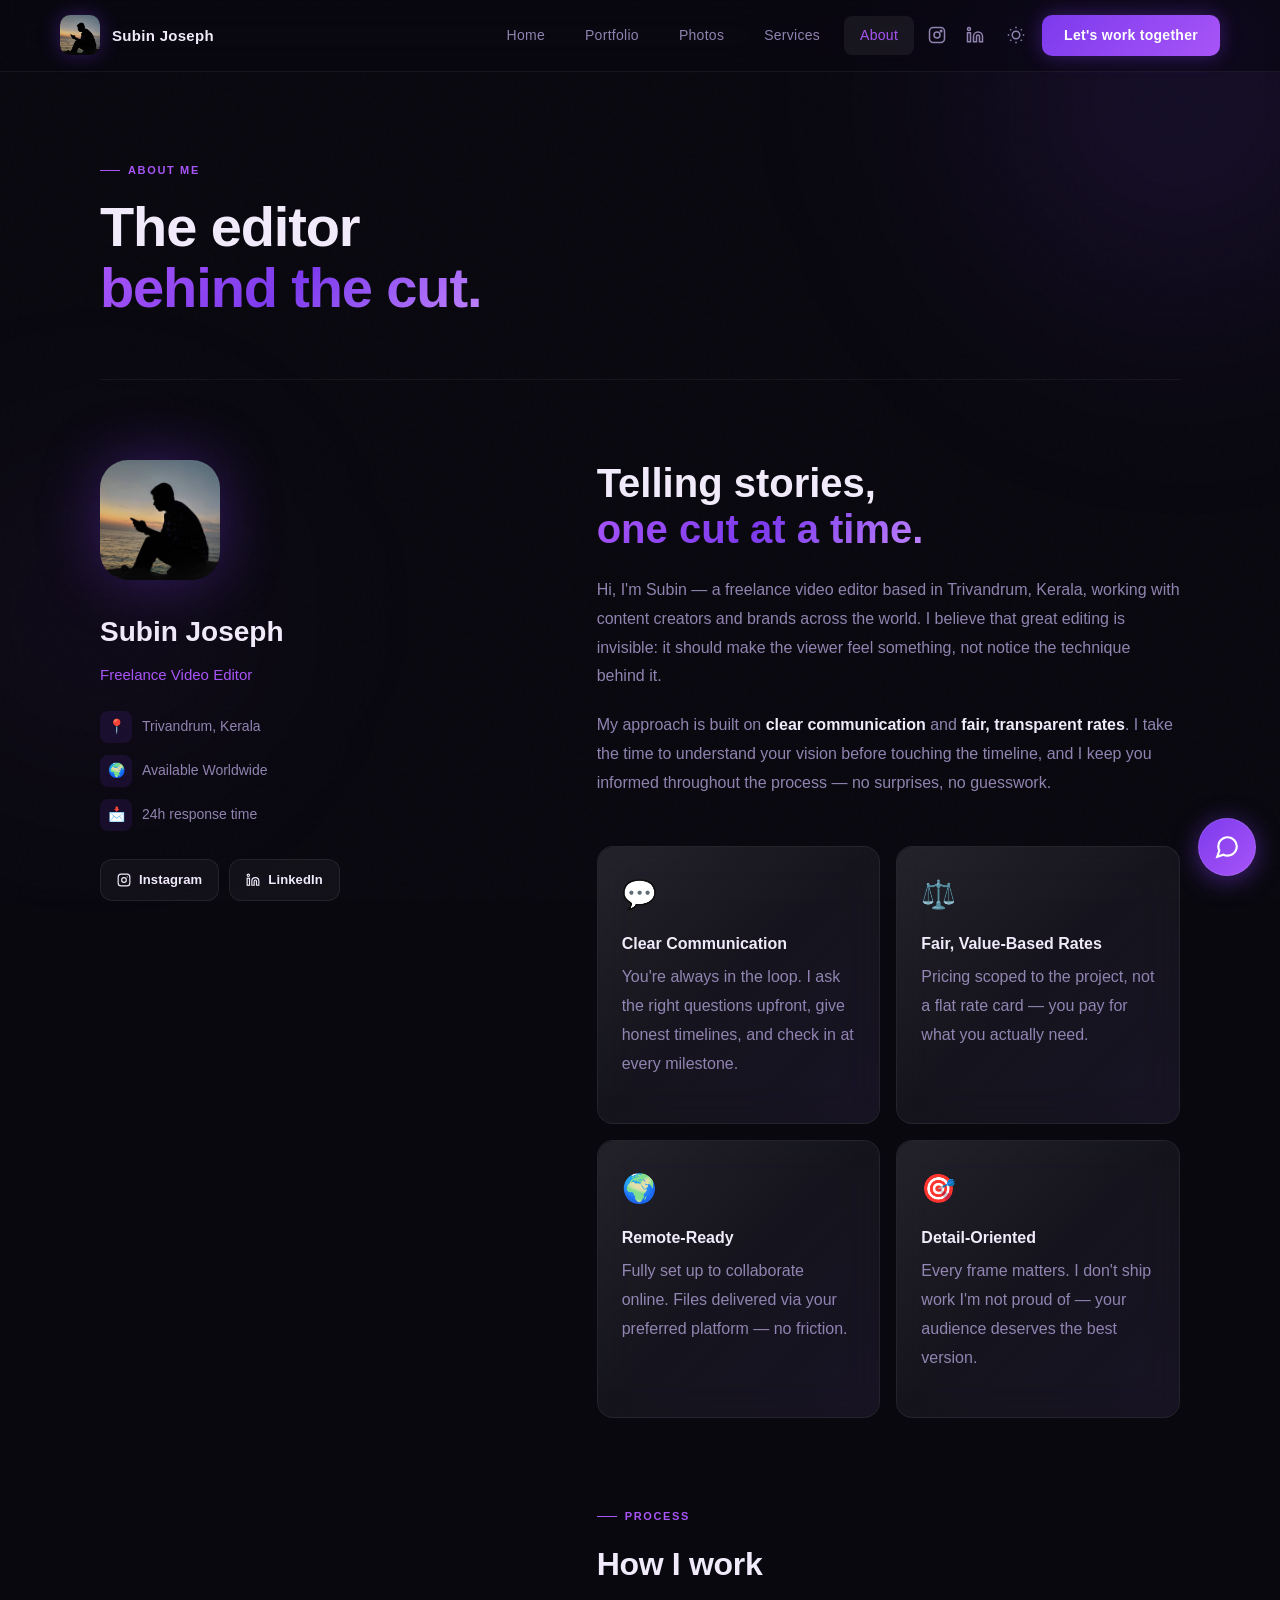
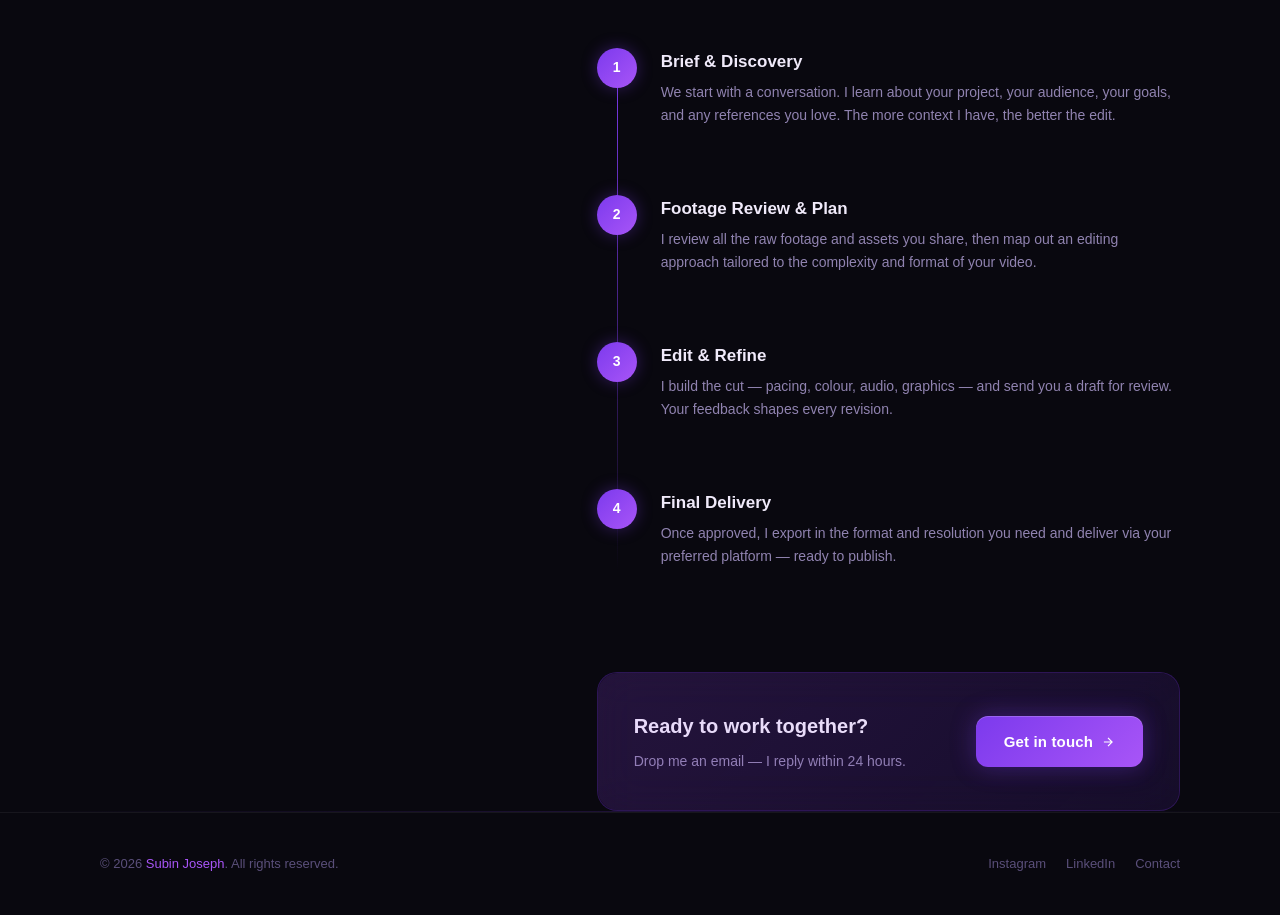
<file: pages/about.html>
<!DOCTYPE html>
<html lang="en">
<head>
<script>
  if (localStorage.getItem('theme') === 'light') document.documentElement.setAttribute('data-theme', 'light');
</script>
  <meta charset="UTF-8" />
  <meta name="viewport" content="width=device-width, initial-scale=1.0" />
  <meta name="description" content="About Subin Joseph — Freelance video editor based in Trivandrum, Kerala. Passionate about crafting videos that hold attention, tell stories, and deliver results." />
  <title>About — Subin Joseph</title>
  <link rel="stylesheet" href="../css/style.css" />
  <link rel="icon" href="data:image/svg+xml,<svg xmlns='http://www.w3.org/2000/svg' viewBox='0 0 100 100'><rect width='100' height='100' rx='20' fill='%237c3aed'/><text y='.9em' font-size='65' x='50%25' text-anchor='middle' font-family='system-ui' font-weight='900' fill='white'>SJ</text></svg>" />
</head>
<body>

<main class="page-main">
  <div class="container">

    <div class="page-hero">
      <div class="section-eyebrow fade-in">About me</div>
      <h1 class="display-lg fade-in fade-in-delay-1">
        The editor<br><span class="grad-text">behind the cut.</span>
      </h1>
    </div>

    <div class="about-grid">

      <!-- Sidebar -->
      <aside class="about-sidebar fade-in">
        <img src="../assets/profile.jpg" alt="Subin Joseph" class="about-monogram" style="object-fit:cover;">
        <div class="about-name">Subin Joseph</div>
        <div class="about-role">Freelance Video Editor</div>

        <div class="about-meta">
          <div class="about-meta-item">
            <div class="about-meta-icon">📍</div>
            Trivandrum, Kerala
          </div>
          <div class="about-meta-item">
            <div class="about-meta-icon">🌍</div>
            Available Worldwide
          </div>
          <div class="about-meta-item">
            <div class="about-meta-icon">📩</div>
            24h response time
          </div>
        </div>

        <div style="display:flex; gap:10px; flex-wrap:wrap;">
          <a href="https://instagram.com/bugwithabackpack" target="_blank" rel="noopener" class="btn btn-glass" style="font-size:13px; padding:9px 16px;">
            <svg width="14" height="14" viewBox="0 0 24 24" fill="none" stroke="currentColor" stroke-width="2"><rect x="2" y="2" width="20" height="20" rx="5" ry="5"/><circle cx="12" cy="12" r="4"/><circle cx="17.5" cy="6.5" r="1" fill="currentColor" stroke="none"/></svg>
            Instagram
          </a>
          <a href="https://linkedin.com/in/subin-joseph-2b9b70258" target="_blank" rel="noopener" class="btn btn-glass" style="font-size:13px; padding:9px 16px;">
            <svg width="14" height="14" viewBox="0 0 24 24" fill="none" stroke="currentColor" stroke-width="2"><path d="M16 8a6 6 0 0 1 6 6v7h-4v-7a2 2 0 0 0-2-2 2 2 0 0 0-2 2v7h-4v-7a6 6 0 0 1 6-6z"/><rect x="2" y="9" width="4" height="12"/><circle cx="4" cy="4" r="2"/></svg>
            LinkedIn
          </a>
        </div>
      </aside>

      <!-- Main content -->
      <div class="about-content">

        <div class="fade-in">
          <h2>Telling stories,<br><span class="grad-text">one cut at a time.</span></h2>
          <p>
            Hi, I'm Subin — a freelance video editor based in Trivandrum, Kerala, working with content creators and brands across the world. I believe that great editing is invisible: it should make the viewer feel something, not notice the technique behind it.
          </p>
          <p>
            My approach is built on <strong>clear communication</strong> and <strong>fair, transparent rates</strong>. I take the time to understand your vision before touching the timeline, and I keep you informed throughout the process — no surprises, no guesswork.
          </p>
        </div>

        <!-- Strengths -->
        <div class="strengths-grid" style="margin-top:48px;">
          <div class="strength-card glass fade-in">
            <div class="strength-icon">💬</div>
            <div class="strength-title">Clear Communication</div>
            <p class="strength-desc">You're always in the loop. I ask the right questions upfront, give honest timelines, and check in at every milestone.</p>
          </div>
          <div class="strength-card glass fade-in fade-in-delay-1">
            <div class="strength-icon">⚖️</div>
            <div class="strength-title">Fair, Value-Based Rates</div>
            <p class="strength-desc">Pricing scoped to the project, not a flat rate card — you pay for what you actually need.</p>
          </div>
          <div class="strength-card glass fade-in fade-in-delay-2">
            <div class="strength-icon">🌍</div>
            <div class="strength-title">Remote-Ready</div>
            <p class="strength-desc">Fully set up to collaborate online. Files delivered via your preferred platform — no friction.</p>
          </div>
          <div class="strength-card glass fade-in fade-in-delay-3">
            <div class="strength-icon">🎯</div>
            <div class="strength-title">Detail-Oriented</div>
            <p class="strength-desc">Every frame matters. I don't ship work I'm not proud of — your audience deserves the best version.</p>
          </div>
        </div>

        <!-- How I work -->
        <div class="workflow-section fade-in">
          <div class="section-eyebrow" style="margin-bottom:20px;">Process</div>
          <h3 class="display-md" style="margin-bottom:40px;">How I work</h3>

          <div class="workflow-steps">
            <div class="workflow-step">
              <div class="workflow-num">1</div>
              <div class="workflow-body">
                <h4>Brief & Discovery</h4>
                <p>We start with a conversation. I learn about your project, your audience, your goals, and any references you love. The more context I have, the better the edit.</p>
              </div>
            </div>
            <div class="workflow-step">
              <div class="workflow-num">2</div>
              <div class="workflow-body">
                <h4>Footage Review & Plan</h4>
                <p>I review all the raw footage and assets you share, then map out an editing approach tailored to the complexity and format of your video.</p>
              </div>
            </div>
            <div class="workflow-step">
              <div class="workflow-num">3</div>
              <div class="workflow-body">
                <h4>Edit & Refine</h4>
                <p>I build the cut — pacing, colour, audio, graphics — and send you a draft for review. Your feedback shapes every revision.</p>
              </div>
            </div>
            <div class="workflow-step">
              <div class="workflow-num">4</div>
              <div class="workflow-body">
                <h4>Final Delivery</h4>
                <p>Once approved, I export in the format and resolution you need and deliver via your preferred platform — ready to publish.</p>
              </div>
            </div>
          </div>
        </div>

        <!-- CTA -->
        <div class="glass-purple fade-in" style="padding:36px; border-radius:20px; margin-top:60px; display:flex; align-items:center; justify-content:space-between; gap:24px; flex-wrap:wrap;">
          <div>
            <h3 style="font-family:var(--font-display); font-size:20px; font-weight:700; margin-bottom:6px;">Ready to work together?</h3>
            <p style="font-size:14px; color:var(--text-muted); margin:0;">Drop me an email — I reply within 24 hours.</p>
          </div>
          <a href="contact.html" class="btn btn-primary">
            Get in touch
            <svg width="14" height="14" viewBox="0 0 24 24" fill="none" stroke="currentColor" stroke-width="2"><path d="M5 12h14M12 5l7 7-7 7"/></svg>
          </a>
        </div>

      </div>

      </div>
    </div>

</main>

<script src="../js/main.js"></script>
<script src="../js/chatbot.js"></script>
<script src="../js/layout.js"></script>

</body>
</html>
</file>
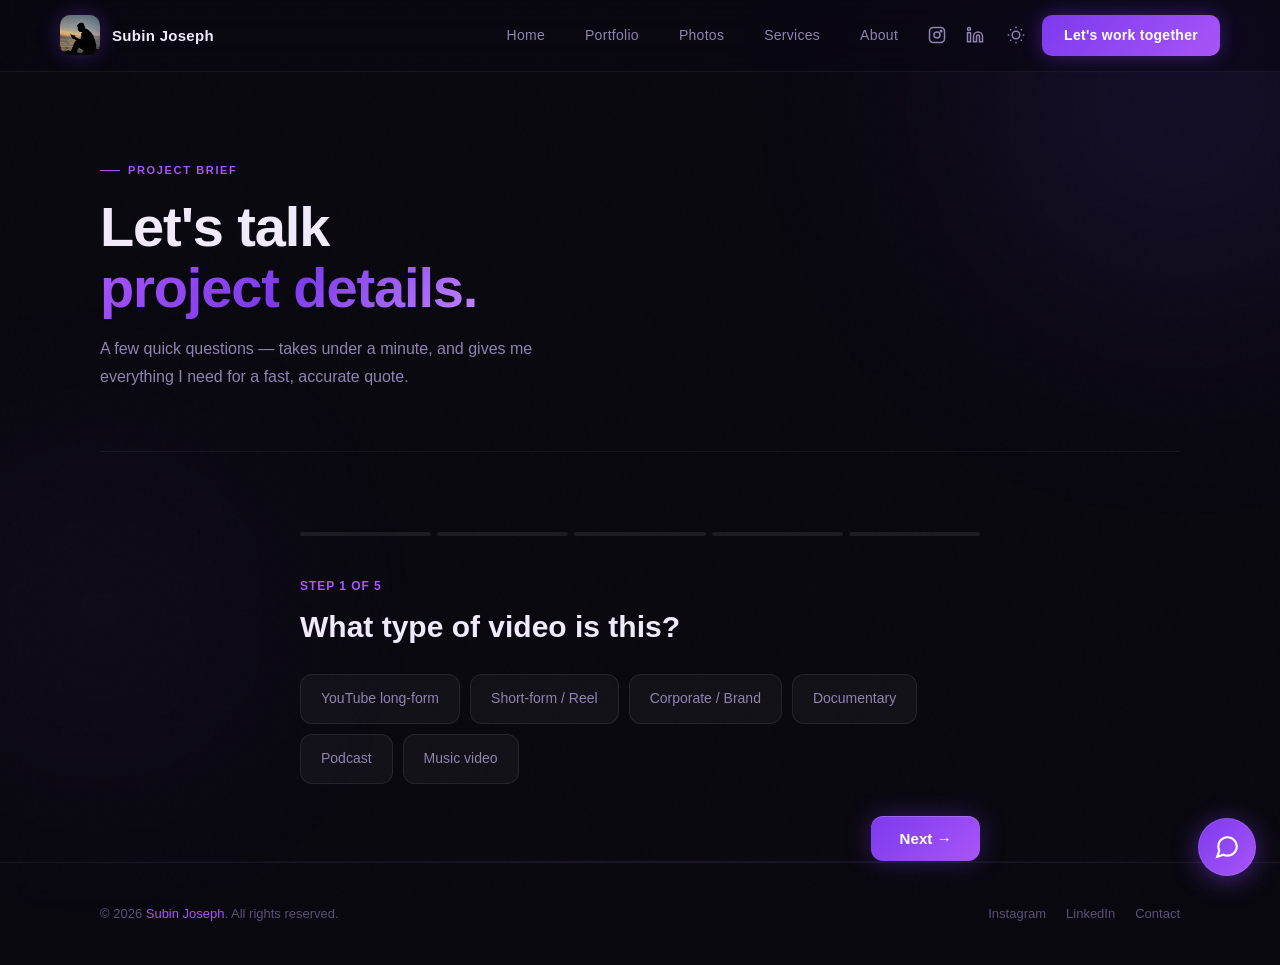
<file: pages/brief.html>
<!DOCTYPE html>
<html lang="en">
<head>
<script>
  if (localStorage.getItem('theme') === 'light') document.documentElement.setAttribute('data-theme', 'light');
</script>
  <meta charset="UTF-8" />
  <meta name="viewport" content="width=device-width, initial-scale=1.0" />
  <meta name="description" content="Tell Subin Joseph about your video project — a quick guided form that generates a clean brief for your first email." />
  <title>Project Brief — Subin Joseph</title>
  <link rel="stylesheet" href="../css/style.css" />
  <link rel="icon" href="data:image/svg+xml,<svg xmlns='http://www.w3.org/2000/svg' viewBox='0 0 100 100'><rect width='100' height='100' rx='20' fill='%237c3aed'/><text y='.9em' font-size='65' x='50%25' text-anchor='middle' font-family='system-ui' font-weight='900' fill='white'>SJ</text></svg>" />
  <style>
    .brief-wrap { max-width: 680px; margin: 0 auto; }

    .brief-step { display: none; }
    .brief-step.active { display: block; }

    .brief-progress {
      display: flex;
      gap: 6px;
      margin-bottom: 40px;
    }
    .brief-progress-dot {
      flex: 1;
      height: 4px;
      border-radius: 4px;
      background: rgba(255,255,255,0.08);
      transition: background 0.3s;
    }
    .brief-progress-dot.done { background: var(--purple-light); }

    .brief-q-label {
      font-size: 12px;
      font-weight: 600;
      letter-spacing: 0.08em;
      text-transform: uppercase;
      color: var(--purple-light);
      margin-bottom: 12px;
    }
    .brief-q-title {
      font-family: var(--font-display);
      font-size: clamp(22px, 4vw, 30px);
      font-weight: 700;
      margin-bottom: 28px;
      line-height: 1.25;
    }

    .brief-options {
      display: flex;
      flex-wrap: wrap;
      gap: 10px;
      margin-bottom: 32px;
    }
    .brief-option {
      padding: 12px 20px;
      border-radius: 12px;
      background: rgba(255,255,255,0.04);
      border: 1px solid rgba(255,255,255,0.08);
      font-size: 14px;
      font-weight: 500;
      color: var(--text-muted);
      cursor: pointer;
      transition: all 0.2s;
    }
    .brief-option:hover { background: rgba(255,255,255,0.08); }
    .brief-option.selected {
      background: rgba(124,58,237,0.18);
      border-color: rgba(124,58,237,0.4);
      color: var(--purple-light);
    }

    .brief-textarea, .brief-text-input {
      width: 100%;
      background: rgba(255,255,255,0.04);
      border: 1px solid rgba(255,255,255,0.08);
      border-radius: 14px;
      padding: 16px;
      font-size: 15px;
      color: var(--text);
      font-family: inherit;
      margin-bottom: 32px;
      resize: vertical;
    }
    .brief-textarea:focus, .brief-text-input:focus { outline: none; border-color: rgba(124,58,237,0.4); }
    .brief-textarea::placeholder, .brief-text-input::placeholder { color: var(--text-dim); }

    .brief-nav {
      display: flex;
      justify-content: space-between;
      gap: 12px;
    }

    .brief-summary-card {
      padding: 28px;
      border-radius: 20px;
      margin-bottom: 24px;
    }
    .brief-summary-row {
      display: flex;
      gap: 14px;
      padding: 12px 0;
      border-bottom: 1px solid rgba(255,255,255,0.06);
    }
    .brief-summary-row:last-child { border-bottom: none; }
    .brief-summary-label {
      font-size: 12px;
      font-weight: 600;
      color: var(--text-dim);
      min-width: 110px;
      flex-shrink: 0;
      text-transform: uppercase;
      letter-spacing: 0.05em;
      padding-top: 2px;
    }
    .brief-summary-value {
      font-size: 14px;
      color: var(--text);
      line-height: 1.6;
    }

    .brief-copy-box {
      background: rgba(255,255,255,0.03);
      border: 1px solid rgba(255,255,255,0.08);
      border-radius: 14px;
      padding: 18px;
      font-size: 13px;
      color: var(--text-muted);
      white-space: pre-wrap;
      font-family: 'Courier New', monospace;
      line-height: 1.7;
      margin-bottom: 20px;
      max-height: 260px;
      overflow-y: auto;
    }
  </style>
</head>
<body>

<main class="page-main">
  <div class="container">
    <div class="page-hero">
      <div class="section-eyebrow fade-in">Project brief</div>
      <h1 class="display-lg fade-in fade-in-delay-1">
        Let's talk<br><span class="grad-text">project details.</span>
      </h1>
      <p class="text-muted fade-in fade-in-delay-2" style="margin-top:16px; max-width:480px; font-size:16px; line-height:1.75;">
        A few quick questions — takes under a minute, and gives me everything I need for a fast, accurate quote.
      </p>
    </div>

    <div class="brief-wrap fade-in fade-in-delay-2">

      <div class="brief-progress" id="briefProgress"></div>

      <!-- Step 1: Project type -->
      <div class="brief-step active" data-step="0">
        <div class="brief-q-label">Step 1 of 5</div>
        <div class="brief-q-title">What type of video is this?</div>
        <div class="brief-options" data-field="type">
          <div class="brief-option">YouTube long-form</div>
          <div class="brief-option">Short-form / Reel</div>
          <div class="brief-option">Corporate / Brand</div>
          <div class="brief-option">Documentary</div>
          <div class="brief-option">Podcast</div>
          <div class="brief-option">Music video</div>
        </div>
      </div>

      <!-- Step 2: Footage -->
      <div class="brief-step" data-step="1">
        <div class="brief-q-label">Step 2 of 5</div>
        <div class="brief-q-title">Tell me about the footage.</div>
        <textarea class="brief-textarea" data-field="footage" rows="4" placeholder="e.g. About 45 minutes of raw 4K footage, shot on iPhone, one location..."></textarea>
      </div>

      <!-- Step 3: Deadline -->
      <div class="brief-step" data-step="2">
        <div class="brief-q-label">Step 3 of 5</div>
        <div class="brief-q-title">What's your timeline?</div>
        <div class="brief-options" data-field="deadline">
          <div class="brief-option">ASAP / within a few days</div>
          <div class="brief-option">Within 1-2 weeks</div>
          <div class="brief-option">Flexible / no rush</div>
          <div class="brief-option">Specific date</div>
        </div>
        <textarea class="brief-textarea" data-field="deadline_note" rows="2" placeholder="Optional: specific date or extra detail"></textarea>
      </div>

      <!-- Step 4: References -->
      <div class="brief-step" data-step="3">
        <div class="brief-q-label">Step 4 of 5</div>
        <div class="brief-q-title">Any style references?</div>
        <textarea class="brief-textarea" data-field="references" rows="4" placeholder="e.g. Link to a video you love the pacing of, or 'fast cuts like MrBeast'..."></textarea>
      </div>

      <!-- Step 5: Delivery -->
      <div class="brief-step" data-step="4">
        <div class="brief-q-label">Step 5 of 5</div>
        <div class="brief-q-title">How will you share footage, and how should I reach you?</div>
        <div class="brief-options" data-field="delivery">
          <div class="brief-option">Google Drive</div>
          <div class="brief-option">WeTransfer</div>
          <div class="brief-option">Dropbox</div>
          <div class="brief-option">Not decided yet</div>
        </div>
        <input type="text" class="brief-text-input" data-field="contact_name" placeholder="Your name">
        <input type="text" class="brief-text-input" data-field="contact_email" placeholder="Your email (so I can reply)">
      </div>

      <!-- Summary -->
      <div class="brief-step" data-step="5">
        <div class="brief-q-label">All set</div>
        <div class="brief-q-title">Here's your brief.</div>

        <div class="brief-summary-card glass" id="briefSummaryCard"></div>

        <div class="brief-q-label" style="margin-top:32px;">Copy this for your email</div>
        <div class="brief-copy-box" id="briefCopyText"></div>

        <div style="display:flex; gap:12px; flex-wrap:wrap;">
          <button class="btn btn-primary" id="briefCopyBtn">
            📋 Copy brief
          </button>
          <a href="#" class="btn btn-glass" id="briefMailtoBtn">
            ✉️ Open in email
          </a>
        </div>
      </div>

      <div class="brief-nav fade-in" id="briefNav">
        <button class="btn btn-glass" id="briefBackBtn" style="visibility:hidden;">← Back</button>
        <button class="btn btn-primary" id="briefNextBtn">Next →</button>
      </div>

    </div>
  </div>
</main>

<script src="../js/main.js"></script>
<script src="../js/chatbot.js"></script>
<script src="../js/brief.js"></script>
<script src="../js/layout.js"></script>
</body>
</html>
</file>
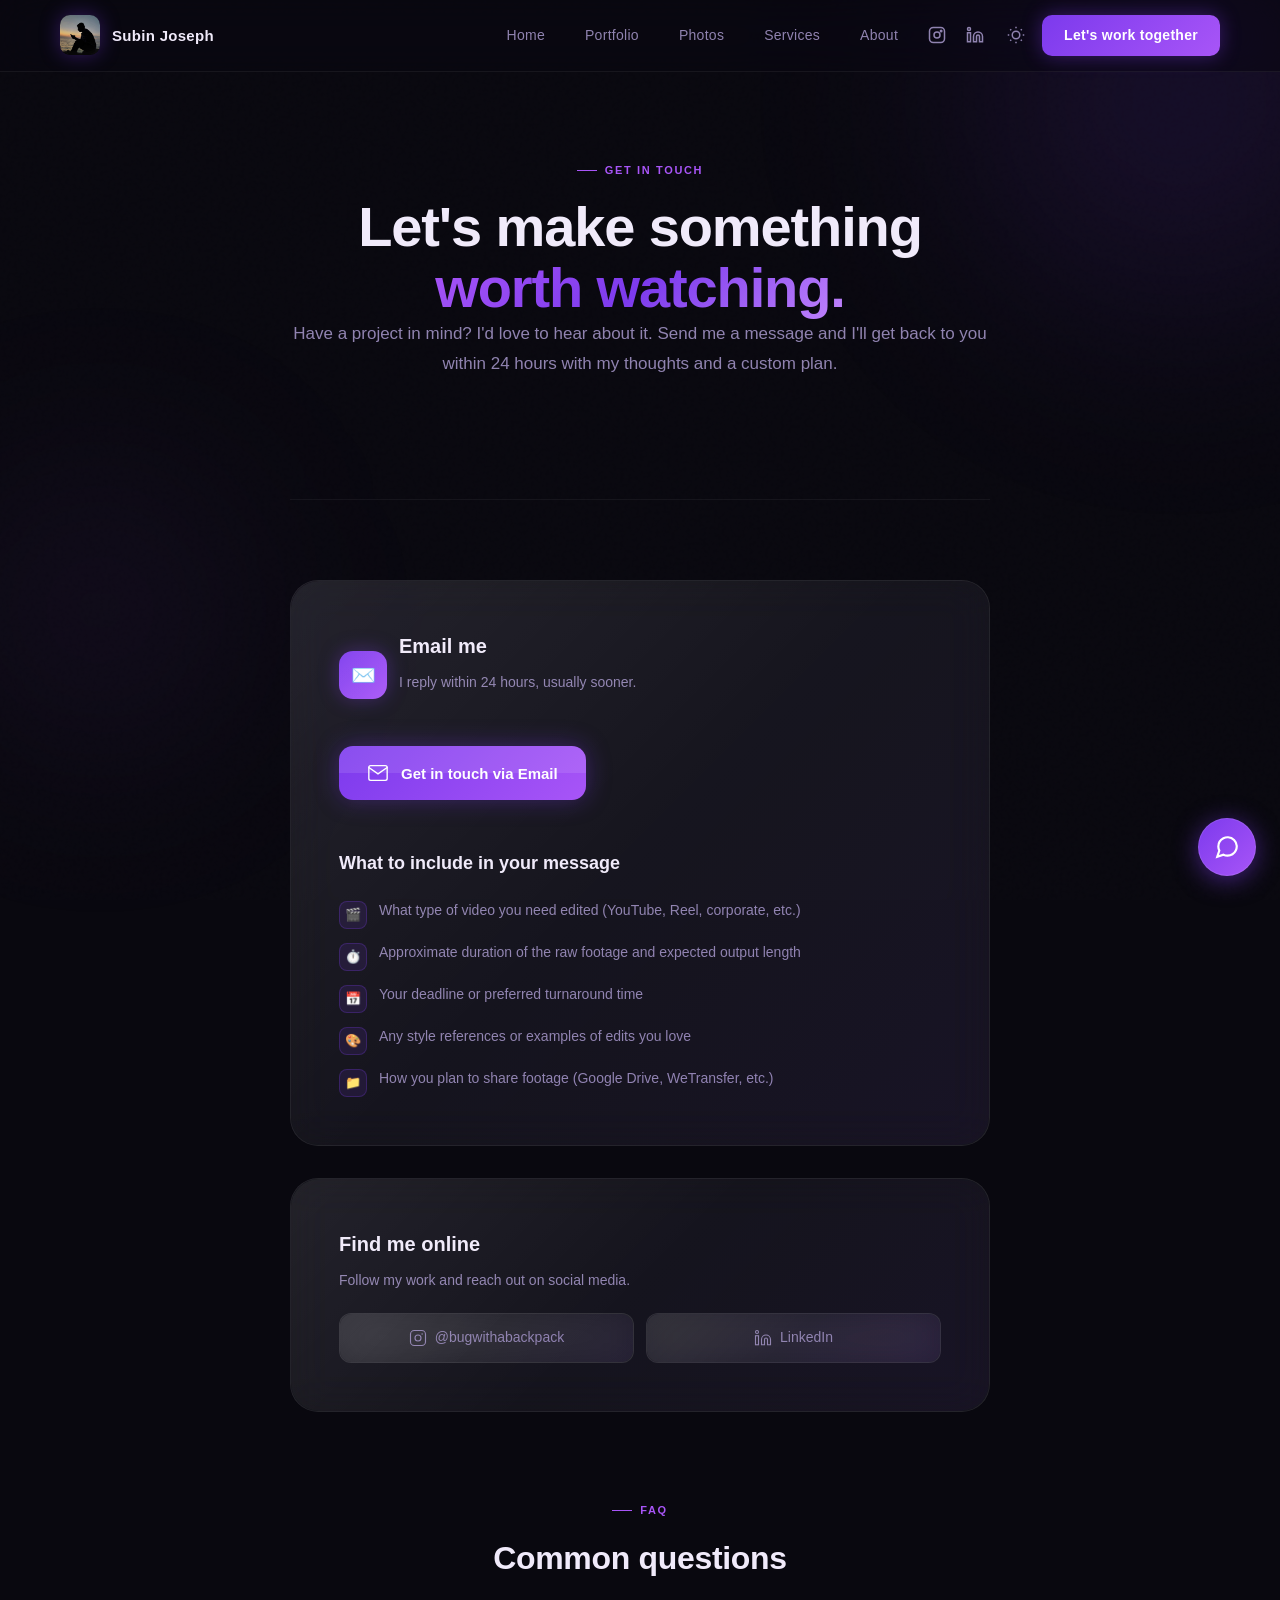
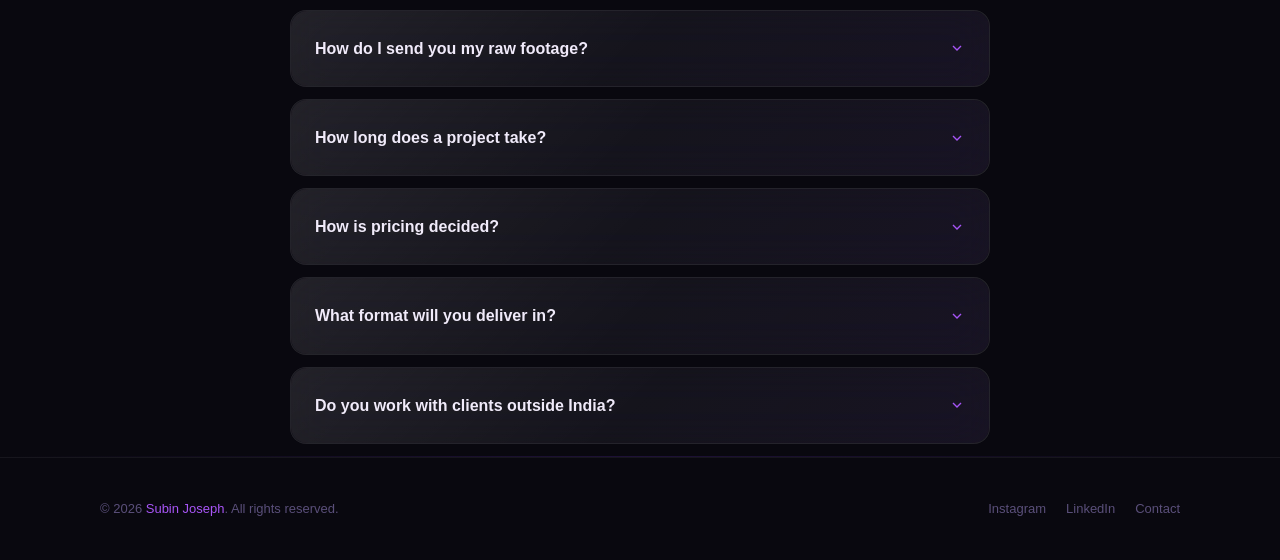
<file: pages/contact.html>
<!DOCTYPE html>
<html lang="en">
<head>
<script>
  if (localStorage.getItem('theme') === 'light') document.documentElement.setAttribute('data-theme', 'light');
</script>
  <meta charset="UTF-8" />
  <meta name="viewport" content="width=device-width, initial-scale=1.0" />
  <meta name="description" content="Contact Subin Joseph — Freelance Video Editor. Get in touch to discuss your video project and receive a custom quote." />
  <title>Contact — Subin Joseph</title>
  <link rel="stylesheet" href="../css/style.css" />
  <link rel="icon" href="data:image/svg+xml,<svg xmlns='http://www.w3.org/2000/svg' viewBox='0 0 100 100'><rect width='100' height='100' rx='20' fill='%237c3aed'/><text y='.9em' font-size='65' x='50%25' text-anchor='middle' font-family='system-ui' font-weight='900' fill='white'>SJ</text></svg>" />
  <style>
    .what-to-include {
      margin-top: 48px;
    }

    .what-to-include h3 {
      font-family: var(--font-display);
      font-size: 18px;
      font-weight: 700;
      margin-bottom: 20px;
    }

    .include-list {
      display: flex;
      flex-direction: column;
      gap: 12px;
    }

    .include-item {
      display: flex;
      align-items: flex-start;
      gap: 12px;
      font-size: 14px;
      color: var(--text-muted);
      line-height: 1.6;
    }

    .include-icon {
      width: 28px; height: 28px;
      border-radius: 8px;
      background: var(--purple-dim);
      border: 1px solid rgba(124,58,237,0.25);
      display: flex; align-items: center; justify-content: center;
      font-size: 13px;
      flex-shrink: 0;
      margin-top: 2px;
    }

    .faq-section {
      margin-top: 80px;
    }

    .faq-item {
      padding: 24px;
      border-radius: 16px;
      margin-bottom: 12px;
      cursor: pointer;
      transition: background 0.2s;
    }

    .faq-item:hover { background: rgba(255,255,255,0.06); }

    .faq-question {
      font-family: var(--font-display);
      font-size: 16px;
      font-weight: 700;
      display: flex;
      align-items: center;
      justify-content: space-between;
      gap: 16px;
    }

    .faq-arrow {
      color: var(--purple-light);
      transition: transform 0.3s;
      flex-shrink: 0;
    }

    .faq-item.open .faq-arrow { transform: rotate(180deg); }

    .faq-answer {
      font-size: 14px;
      color: var(--text-muted);
      line-height: 1.75;
      margin-top: 12px;
      display: none;
    }

    .faq-item.open .faq-answer { display: block; }
  </style>
</head>
<body>

<main class="page-main">
  <div class="container">

    <div class="contact-wrapper">

      <!-- Page Hero -->
      <div class="page-hero" style="text-align:center;">
        <div class="section-eyebrow fade-in" style="justify-content:center;">Get in touch</div>
        <h1 class="display-lg fade-in fade-in-delay-1">
          Let's make something<br><span class="grad-text">worth watching.</span>
        </h1>
        <p class="contact-intro fade-in fade-in-delay-2">
          Have a project in mind? I'd love to hear about it. Send me a message and I'll get back to you within 24 hours with my thoughts and a custom plan.
        </p>
      </div>

      <!-- Email Card -->
      <div class="contact-card glass fade-in">
        <div style="display:flex; align-items:center; gap:12px; margin-bottom:24px;">
          <div style="width:48px;height:48px;border-radius:14px;background:linear-gradient(135deg,var(--purple) 0%,var(--purple-light) 100%);display:flex;align-items:center;justify-content:center;font-size:20px;box-shadow:0 0 20px var(--purple-glow);">✉️</div>
          <div>
            <div class="contact-card-title">Email me</div>
            <div class="contact-card-sub">I reply within 24 hours, usually sooner.</div>
          </div>
        </div>

        <button class="email-reveal-btn" id="emailRevealBtn" aria-label="Reveal email address">
          <svg class="gmail-icon" viewBox="0 0 24 24" fill="none" xmlns="http://www.w3.org/2000/svg">
            <path d="M4 4h16c1.1 0 2 .9 2 2v12c0 1.1-.9 2-2 2H4c-1.1 0-2-.9-2-2V6c0-1.1.9-2 2-2z" stroke="white" stroke-width="1.5" fill="none"/>
            <path d="M22 6L12 13 2 6" stroke="white" stroke-width="1.5" stroke-linecap="round"/>
          </svg>
          Get in touch via Email
        </button>

        <div class="email-display glass" id="emailDisplay" style="margin-top:16px; padding:16px 20px; border-radius:14px; display:none; align-items:center; gap:12px;">
          <svg width="20" height="20" viewBox="0 0 24 24" fill="none" style="flex-shrink:0; color:var(--purple-light);">
            <path d="M4 4h16c1.1 0 2 .9 2 2v12c0 1.1-.9 2-2 2H4c-1.1 0-2-.9-2-2V6c0-1.1.9-2 2-2z" stroke="currentColor" stroke-width="1.5" fill="none"/>
            <path d="M22 6L12 13 2 6" stroke="currentColor" stroke-width="1.5" stroke-linecap="round"/>
          </svg>
          <span class="email-text"></span>
          <button class="copy-btn" id="copyEmailBtn">Copy</button>
        </div>

        <!-- What to include -->
        <div class="what-to-include">
          <h3>What to include in your message</h3>
          <div class="include-list">
            <div class="include-item">
              <div class="include-icon">🎬</div>
              <span>What type of video you need edited (YouTube, Reel, corporate, etc.)</span>
            </div>
            <div class="include-item">
              <div class="include-icon">⏱️</div>
              <span>Approximate duration of the raw footage and expected output length</span>
            </div>
            <div class="include-item">
              <div class="include-icon">📅</div>
              <span>Your deadline or preferred turnaround time</span>
            </div>
            <div class="include-item">
              <div class="include-icon">🎨</div>
              <span>Any style references or examples of edits you love</span>
            </div>
            <div class="include-item">
              <div class="include-icon">📁</div>
              <span>How you plan to share footage (Google Drive, WeTransfer, etc.)</span>
            </div>
          </div>
        </div>
      </div>

      <!-- Social Links -->
      <div class="contact-card glass fade-in fade-in-delay-1">
        <div class="contact-card-title">Find me online</div>
        <div class="contact-card-sub" style="margin-bottom:20px;">Follow my work and reach out on social media.</div>
        <div class="social-links">
          <a href="https://instagram.com/bugwithabackpack" target="_blank" rel="noopener" class="social-link glass">
            <svg width="18" height="18" viewBox="0 0 24 24" fill="none" stroke="currentColor" stroke-width="1.5">
              <rect x="2" y="2" width="20" height="20" rx="5" ry="5"/>
              <circle cx="12" cy="12" r="4"/>
              <circle cx="17.5" cy="6.5" r="1" fill="currentColor" stroke="none"/>
            </svg>
            @bugwithabackpack
          </a>
          <a href="https://linkedin.com/in/subin-joseph-2b9b70258" target="_blank" rel="noopener" class="social-link glass">
            <svg width="18" height="18" viewBox="0 0 24 24" fill="none" stroke="currentColor" stroke-width="1.5">
              <path d="M16 8a6 6 0 0 1 6 6v7h-4v-7a2 2 0 0 0-2-2 2 2 0 0 0-2 2v7h-4v-7a6 6 0 0 1 6-6z"/>
              <rect x="2" y="9" width="4" height="12"/>
              <circle cx="4" cy="4" r="2"/>
            </svg>
            LinkedIn
          </a>
        </div>
      </div>

      <!-- FAQ -->
      <div class="faq-section fade-in">
        <div class="section-eyebrow" style="margin-bottom:20px;">FAQ</div>
        <h2 class="display-md" style="margin-bottom:32px;">Common questions</h2>

        <div class="faq-item glass" data-faq>
          <div class="faq-question">
            How do I send you my raw footage?
            <svg class="faq-arrow" width="16" height="16" viewBox="0 0 24 24" fill="none" stroke="currentColor" stroke-width="2"><path d="M6 9l6 6 6-6"/></svg>
          </div>
          <div class="faq-answer">Completely up to you — Google Drive, WeTransfer, Dropbox, Frame.io, or any other platform you prefer. I'll work with whatever is most convenient for your workflow.</div>
        </div>

        <div class="faq-item glass" data-faq>
          <div class="faq-question">
            How long does a project take?
            <svg class="faq-arrow" width="16" height="16" viewBox="0 0 24 24" fill="none" stroke="currentColor" stroke-width="2"><path d="M6 9l6 6 6-6"/></svg>
          </div>
          <div class="faq-answer">It depends on the complexity and length of the video. A short-form Reel might be done in 1–2 days, while a longer YouTube video or corporate film may take 3–7 days. We'll agree on a timeline before I start work.</div>
        </div>

        <div class="faq-item glass" data-faq>
          <div class="faq-question">
            How is pricing decided?
            <svg class="faq-arrow" width="16" height="16" viewBox="0 0 24 24" fill="none" stroke="currentColor" stroke-width="2"><path d="M6 9l6 6 6-6"/></svg>
          </div>
          <div class="faq-answer">I don't use a fixed price list because every project is different. After you tell me about your video — its length, complexity, and what you need — I'll give you a fair, transparent quote with no hidden costs.</div>
        </div>

        <div class="faq-item glass" data-faq>
          <div class="faq-question">
            What format will you deliver in?
            <svg class="faq-arrow" width="16" height="16" viewBox="0 0 24 24" fill="none" stroke="currentColor" stroke-width="2"><path d="M6 9l6 6 6-6"/></svg>
          </div>
          <div class="faq-answer">Whatever you need — MP4 (H.264/H.265), ProRes, or any other format. I'll also export at the correct resolution and aspect ratio for your target platform (YouTube, Instagram, etc.).</div>
        </div>

        <div class="faq-item glass" data-faq>
          <div class="faq-question">
            Do you work with clients outside India?
            <svg class="faq-arrow" width="16" height="16" viewBox="0 0 24 24" fill="none" stroke="currentColor" stroke-width="2"><path d="M6 9l6 6 6-6"/></svg>
          </div>
          <div class="faq-answer">Absolutely. I work with clients worldwide. Everything happens online — briefing, file transfer, feedback, and delivery — so location is never a barrier.</div>
        </div>
      </div>

    </div>
  </div>
</main>

<script src="../js/main.js"></script>
<script src="../js/chatbot.js"></script>
<script src="../js/layout.js"></script>

<script>
  // FAQ accordion
  document.querySelectorAll('[data-faq]').forEach(item => {
    item.addEventListener('click', () => {
      const isOpen = item.classList.contains('open');
      document.querySelectorAll('[data-faq]').forEach(i => i.classList.remove('open'));
      if (!isOpen) item.classList.add('open');
    });
  });

  // Fix email display toggle for this page
  const emailBtn = document.getElementById('emailRevealBtn');
  const emailDisplay = document.getElementById('emailDisplay');

  const EMAIL = atob('c3ViaW5qb3NlcGg0MTJAZ21haWwuY29t');
  const emailTextEl = document.querySelector('.email-text');
  if (emailTextEl) emailTextEl.textContent = EMAIL;

  if (emailBtn && emailDisplay) {
    emailBtn.addEventListener('click', () => {
      const isShown = emailDisplay.style.display === 'flex';
      emailDisplay.style.display = isShown ? 'none' : 'flex';

      if (!isShown) {
        emailDisplay.style.animation = 'slideDown 0.4s cubic-bezier(0.16,1,0.3,1)';
        emailBtn.innerHTML = `
          <svg class="gmail-icon" viewBox="0 0 24 24" fill="none">
            <path d="M4 4h16c1.1 0 2 .9 2 2v12c0 1.1-.9 2-2 2H4c-1.1 0-2-.9-2-2V6c0-1.1.9-2 2-2z" stroke="white" stroke-width="1.5" fill="none"/>
            <path d="M22 6L12 13 2 6" stroke="white" stroke-width="1.5" stroke-linecap="round"/>
          </svg>
          Hide email`;
      } else {
        emailBtn.innerHTML = `
          <svg class="gmail-icon" viewBox="0 0 24 24" fill="none">
            <path d="M4 4h16c1.1 0 2 .9 2 2v12c0 1.1-.9 2-2 2H4c-1.1 0-2-.9-2-2V6c0-1.1.9-2 2-2z" stroke="white" stroke-width="1.5" fill="none"/>
            <path d="M22 6L12 13 2 6" stroke="white" stroke-width="1.5" stroke-linecap="round"/>
          </svg>
          Get in touch via Email`;
      }
    });

    // Copy button
    document.getElementById('copyEmailBtn').addEventListener('click', () => {
      navigator.clipboard.writeText(EMAIL).then(() => {
        const btn = document.getElementById('copyEmailBtn');
        btn.textContent = 'Copied!';
        btn.classList.add('copied');
        setTimeout(() => {
          btn.textContent = 'Copy';
          btn.classList.remove('copied');
        }, 2000);
      });
    });
  }
</script>
</body>
</html>
</file>
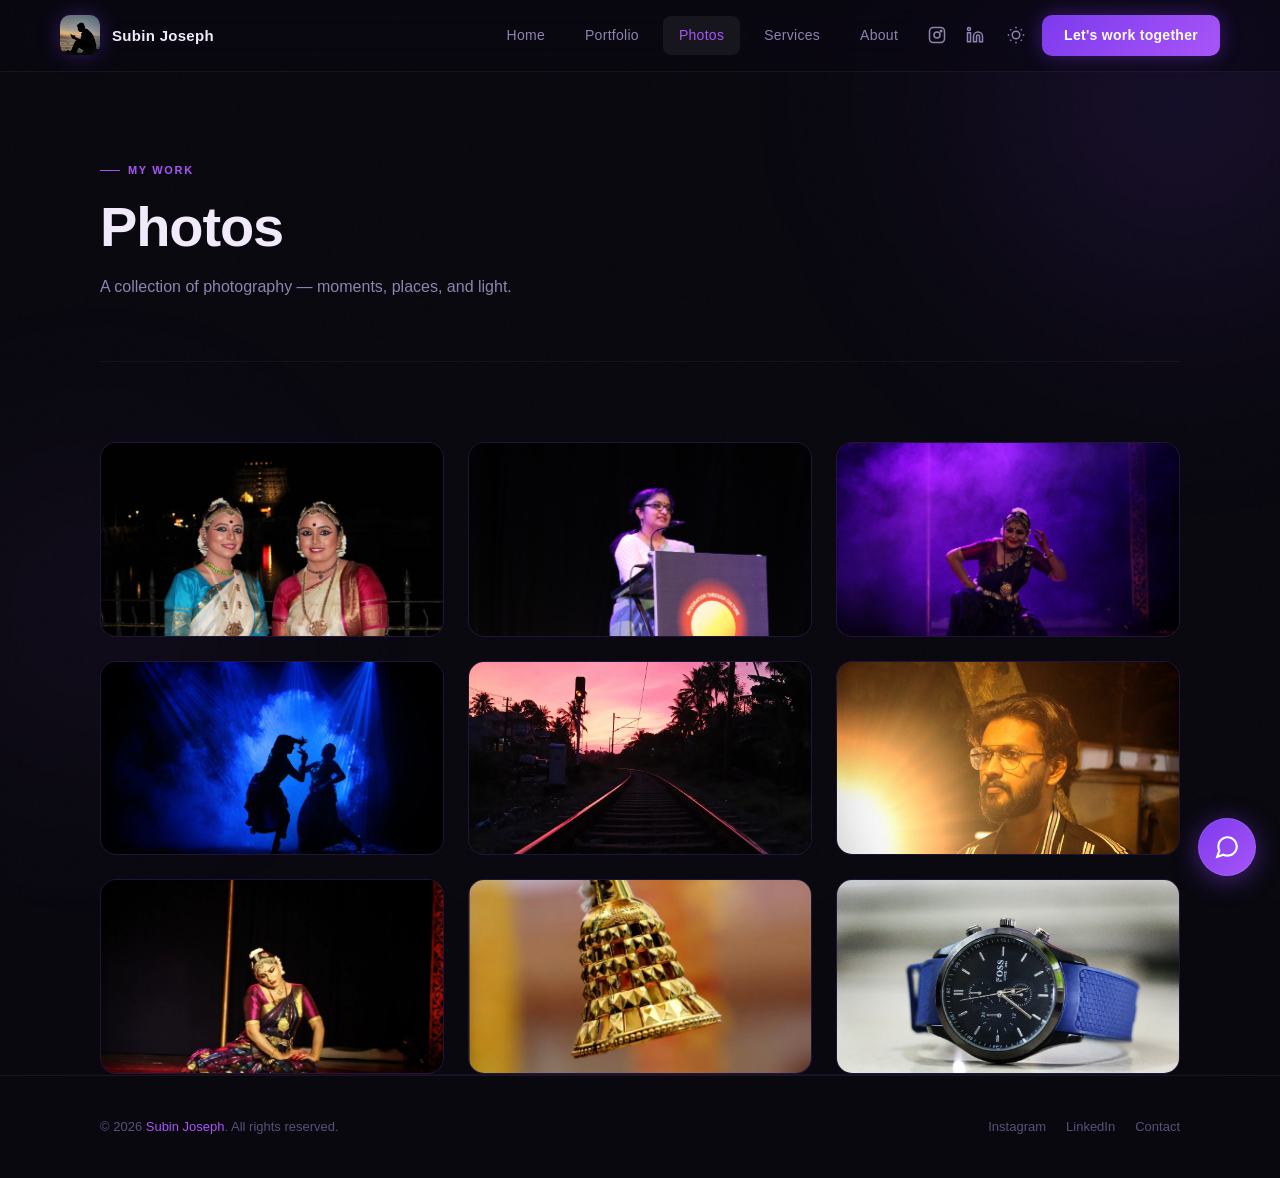
<file: pages/photos.html>
<!DOCTYPE html>
<html lang="en">
<head>
<script>
  if (localStorage.getItem('theme') === 'light') document.documentElement.setAttribute('data-theme', 'light');
</script>
  <meta charset="UTF-8" />
  <meta name="viewport" content="width=device-width, initial-scale=1.0" />
  <meta name="description" content="Photography by Subin Joseph." />
  <title>Photos — Subin Joseph</title>
  <link rel="stylesheet" href="../css/style.css" />
  <link rel="stylesheet" href="../css/pages.css" />
  <link rel="icon" href="data:image/svg+xml,<svg xmlns='http://www.w3.org/2000/svg' viewBox='0 0 100 100'><rect width='100' height='100' rx='20' fill='%237c3aed'/><text y='.9em' font-size='65' x='50%25' text-anchor='middle' font-family='system-ui' font-weight='900' fill='white'>SJ</text></svg>" />
</head>
<body>

<main class="page-main">
  <div class="container">

    <!-- Page Hero -->
    <div class="page-hero">
      <div class="section-eyebrow fade-in">My work</div>
      <h1 class="display-lg fade-in fade-in-delay-1">Photos</h1>
      <p class="text-muted fade-in fade-in-delay-2" style="margin-top:16px; max-width:520px; font-size:16px; line-height:1.75;">
        A collection of photography — moments, places, and light.
      </p>
    </div>

    <!-- Photos Grid -->
    <div class="portfolio-grid" id="photosGrid">

      <div class="portfolio-card glass fade-in">
        <div class="portfolio-thumb">
          <img src="../assets/7.webp" alt="Photo" style="width:100%; height:100%; object-fit:cover;">
        </div>
      </div>
      <div class="portfolio-card glass fade-in">
        <div class="portfolio-thumb">
          <img src="../assets/2.webp" alt="Photo" style="width:100%; height:100%; object-fit:cover;">
        </div>
      </div>
      <div class="portfolio-card glass fade-in">
        <div class="portfolio-thumb">
          <img src="../assets/3.webp" alt="Photo" style="width:100%; height:100%; object-fit:cover;">
        </div>
      </div>
      <div class="portfolio-card glass fade-in">
        <div class="portfolio-thumb">
          <img src="../assets/4.webp" alt="Photo" style="width:100%; height:100%; object-fit:cover;">
        </div>
      </div>
      <div class="portfolio-card glass fade-in">
        <div class="portfolio-thumb">
          <img src="../assets/8.webp" alt="Photo" style="width:100%; height:100%; object-fit:cover;">
        </div>
      </div>
      <div class="portfolio-card glass fade-in">
        <div class="portfolio-thumb">
          <img src="../assets/6.webp" alt="Photo" style="width:100%; height:100%; object-fit:cover;">
        </div>
      </div>
      <div class="portfolio-card glass fade-in">
        <div class="portfolio-thumb">
          <img src="../assets/9.webp" alt="Photo" style="width:100%; height:100%; object-fit:cover;">
        </div>
      </div>
      <div class="portfolio-card glass fade-in">
        <div class="portfolio-thumb">
          <img src="../assets/10.png" alt="Photo" style="width:100%; height:100%; object-fit:cover;">
        </div>
      </div>
      <div class="portfolio-card glass fade-in">
        <div class="portfolio-thumb">
          <img src="../assets/1.webp" alt="Photo" style="width:100%; height:100%; object-fit:cover;">
        </div>
      </div>







    </div>

  </div>
</main>

<script src="../js/main.js"></script>
<script src="../js/chatbot.js"></script>
<script src="../js/layout.js"></script>

</body>
</html>
</file>
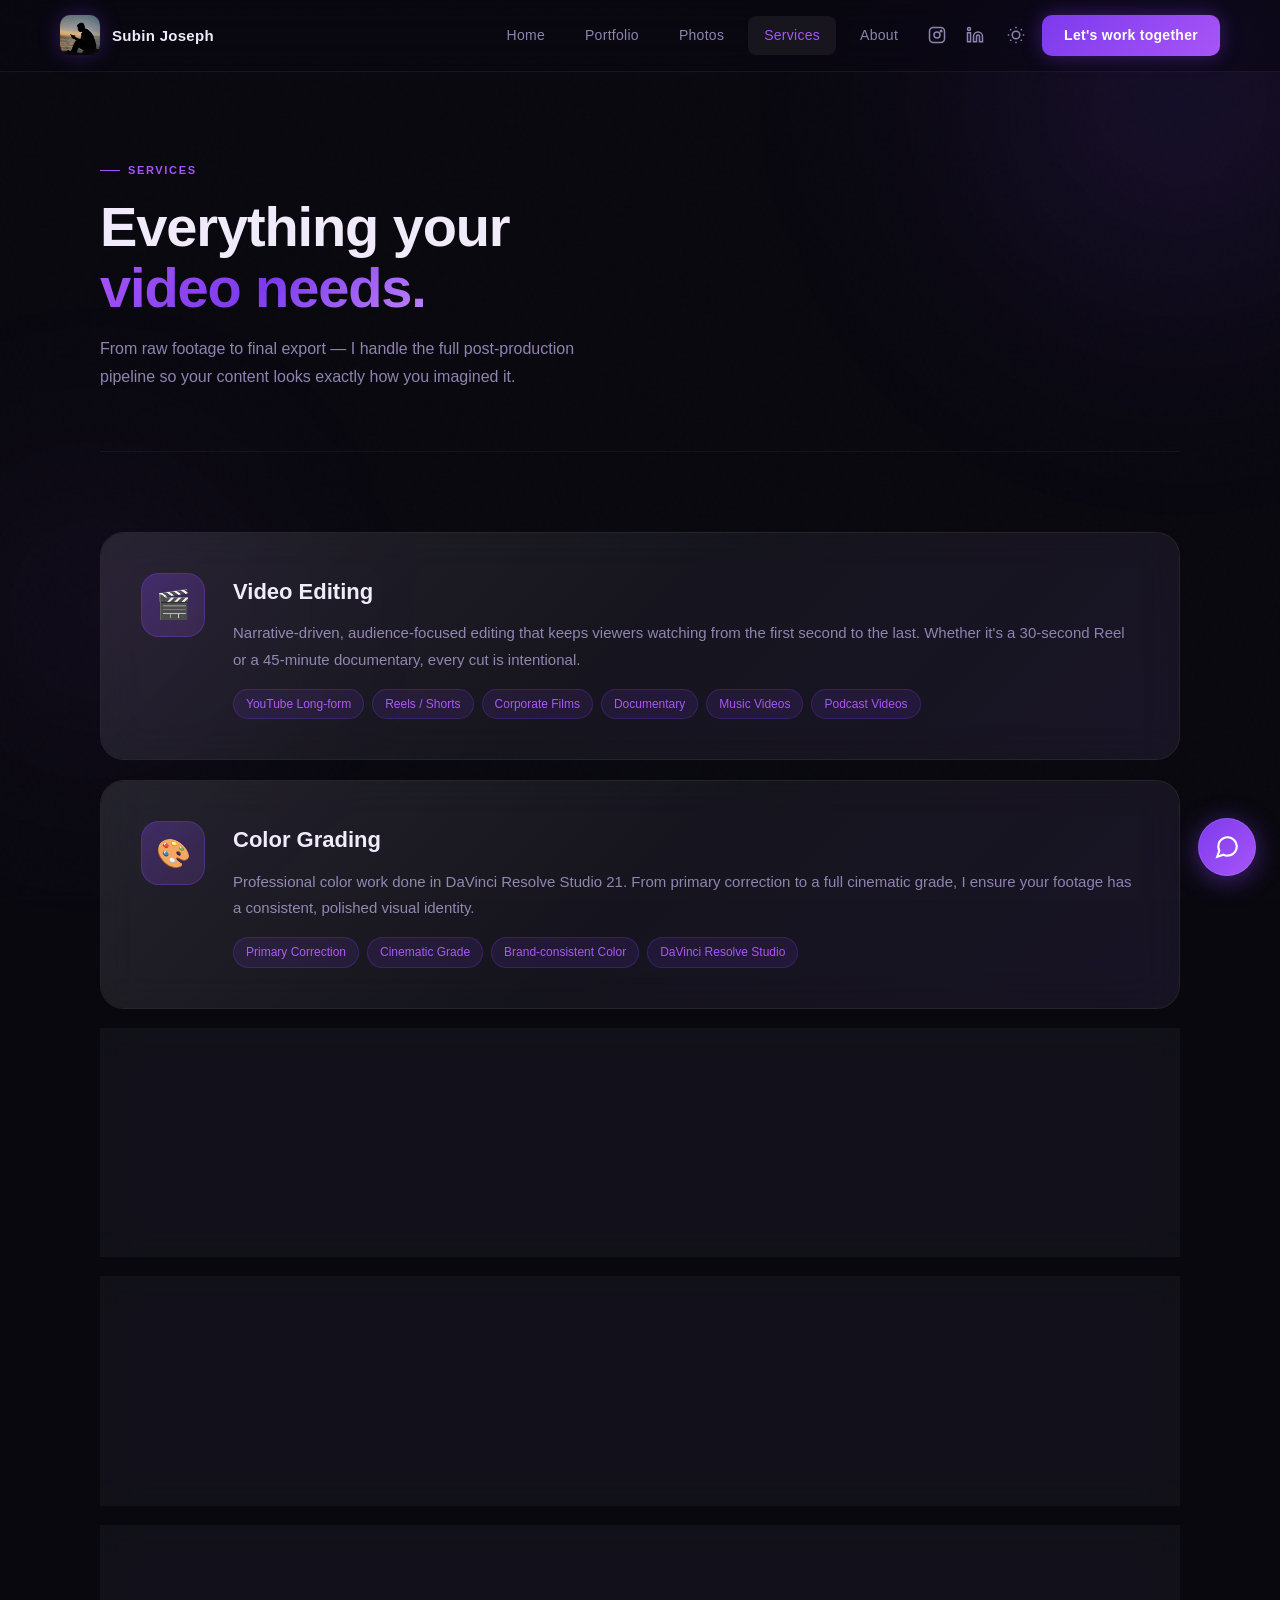
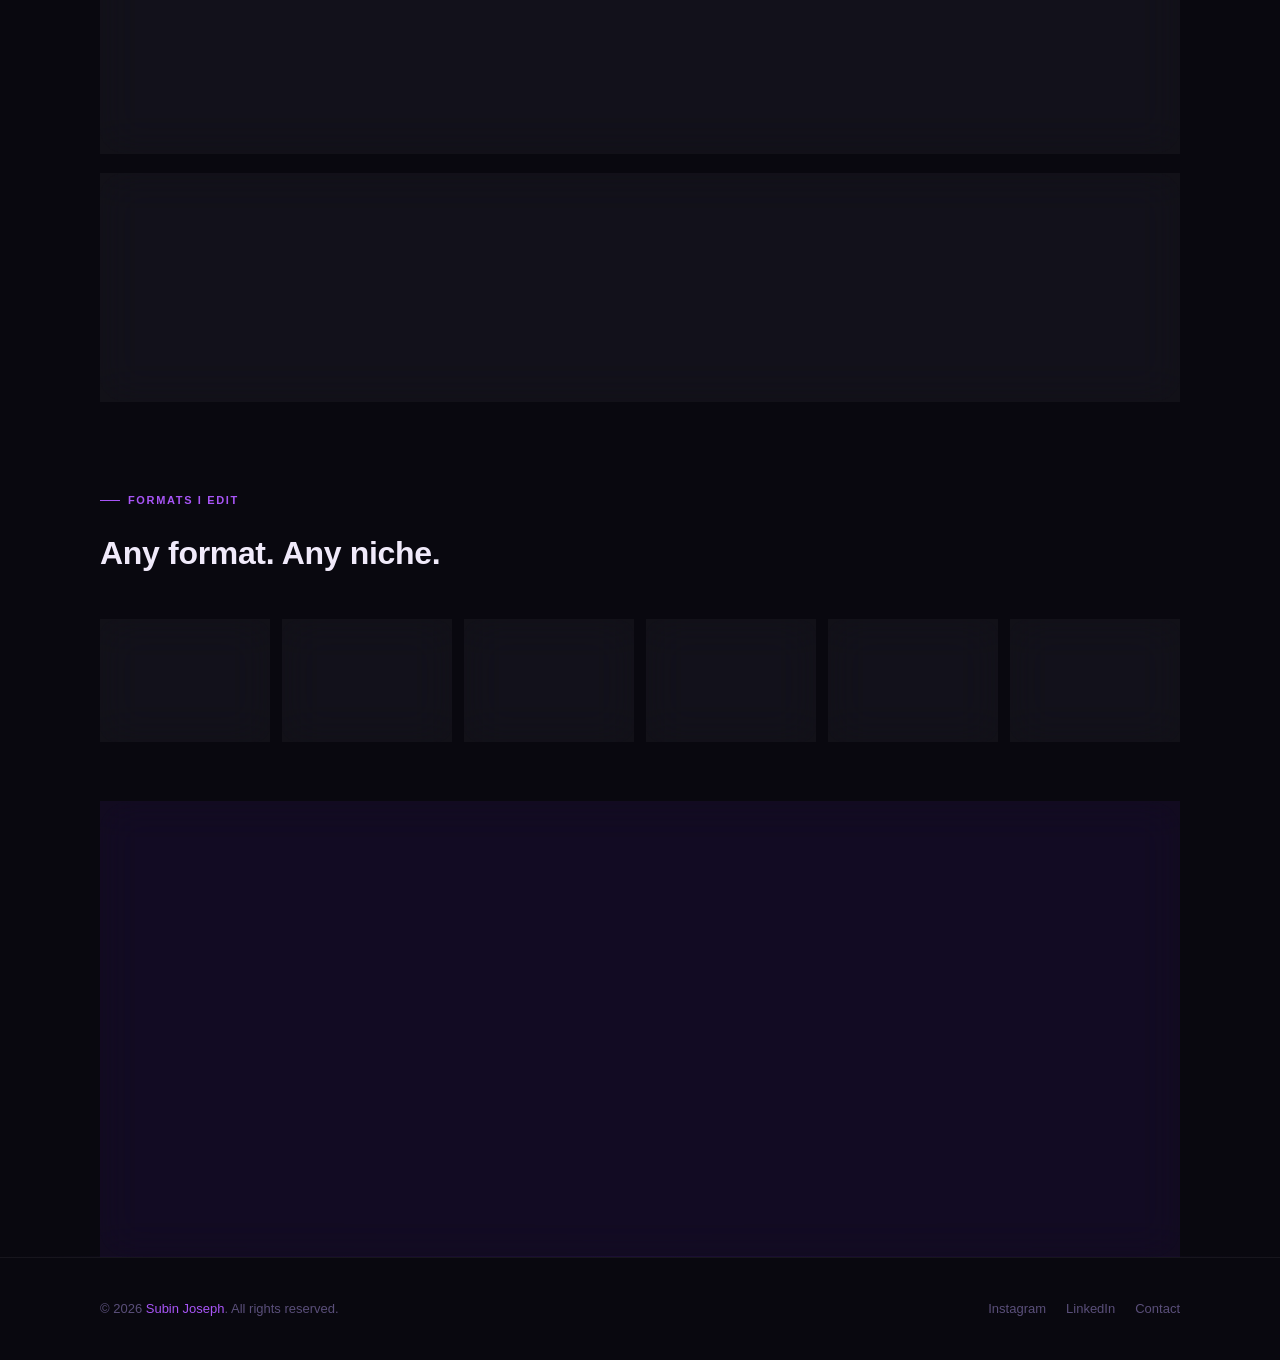
<file: pages/services.html>
<!DOCTYPE html>
<html lang="en">
<head>
<script>
  if (localStorage.getItem('theme') === 'light') document.documentElement.setAttribute('data-theme', 'light');
</script>
  <meta charset="UTF-8" />
  <meta name="viewport" content="width=device-width, initial-scale=1.0" />
  <meta name="description" content="Services offered by Subin Joseph — Video Editing, Color Grading, Sound Design, Motion Graphics, Subtitles, and Thumbnail Design for content creators worldwide." />
  <title>Services — Subin Joseph</title>
  <link rel="stylesheet" href="../css/style.css" />
  <link rel="icon" href="data:image/svg+xml,<svg xmlns='http://www.w3.org/2000/svg' viewBox='0 0 100 100'><rect width='100' height='100' rx='20' fill='%237c3aed'/><text y='.9em' font-size='65' x='50%25' text-anchor='middle' font-family='system-ui' font-weight='900' fill='white'>SJ</text></svg>" />
  <style>
    .service-full-card {
      padding: 40px;
      border-radius: 24px;
      margin-bottom: 20px;
      display: grid;
      grid-template-columns: auto 1fr;
      gap: 28px;
      align-items: start;
      transition: transform 0.3s, box-shadow 0.3s;
    }

    .service-full-card:hover {
      transform: translateY(-3px);
      box-shadow: 0 16px 50px rgba(0,0,0,0.3), 0 0 30px rgba(124,58,237,0.08);
    }

    .service-full-icon {
      width: 64px; height: 64px;
      border-radius: 18px;
      background: linear-gradient(135deg, rgba(124,58,237,0.3) 0%, rgba(168,85,247,0.15) 100%);
      border: 1px solid rgba(124,58,237,0.3);
      display: flex; align-items: center; justify-content: center;
      font-size: 28px;
      flex-shrink: 0;
    }

    .service-full-body h3 {
      font-family: var(--font-display);
      font-size: 22px;
      font-weight: 700;
      margin-bottom: 10px;
    }

    .service-full-body p {
      font-size: 15px;
      color: var(--text-muted);
      line-height: 1.75;
      margin-bottom: 16px;
    }

    .service-tags {
      display: flex;
      flex-wrap: wrap;
      gap: 8px;
    }

    .service-tag {
      font-size: 12px;
      font-weight: 500;
      padding: 4px 12px;
      border-radius: 100px;
      background: var(--purple-dim);
      color: var(--purple-light);
      border: 1px solid rgba(124,58,237,0.25);
    }

    /* Pricing philosophy */
    .pricing-philosophy {
      padding: 48px;
      border-radius: 28px;
      text-align: center;
      margin-top: 60px;
    }

    .pricing-philosophy h2 {
      font-family: var(--font-display);
      font-size: clamp(24px, 4vw, 36px);
      font-weight: 800;
      margin-bottom: 16px;
    }

    .pricing-philosophy p {
      font-size: 16px;
      color: var(--text-muted);
      max-width: 520px;
      margin: 0 auto 32px;
      line-height: 1.75;
    }

    /* Video types */
    .video-types-grid {
      display: grid;
      grid-template-columns: repeat(auto-fit, minmax(160px, 1fr));
      gap: 12px;
      margin-top: 48px;
    }

    .video-type-card {
      padding: 20px;
      border-radius: 16px;
      text-align: center;
      transition: transform 0.2s;
    }

    .video-type-card:hover { transform: translateY(-3px); }

    .video-type-emoji { font-size: 28px; margin-bottom: 10px; }

    .video-type-label {
      font-family: var(--font-display);
      font-size: 13px;
      font-weight: 700;
      color: var(--text-muted);
    }

    @media (max-width: 600px) {
      .service-full-card {
        grid-template-columns: 1fr;
        padding: 28px;
      }
    }
  </style>
</head>
<body>

<main class="page-main">
  <div class="container">

    <!-- Page Hero -->
    <div class="page-hero">
      <div class="section-eyebrow fade-in">Services</div>
      <h1 class="display-lg fade-in fade-in-delay-1">
        Everything your<br><span class="grad-text">video needs.</span>
      </h1>
      <p class="text-muted fade-in fade-in-delay-2" style="margin-top:16px; max-width:520px; font-size:16px; line-height:1.75;">
        From raw footage to final export — I handle the full post-production pipeline so your content looks exactly how you imagined it.
      </p>
    </div>

    <!-- Services -->
    <div class="service-full-card glass fade-in">
      <div class="service-full-icon">🎬</div>
      <div class="service-full-body">
        <h3>Video Editing</h3>
        <p>Narrative-driven, audience-focused editing that keeps viewers watching from the first second to the last. Whether it's a 30-second Reel or a 45-minute documentary, every cut is intentional.</p>
        <div class="service-tags">
          <span class="service-tag">YouTube Long-form</span>
          <span class="service-tag">Reels / Shorts</span>
          <span class="service-tag">Corporate Films</span>
          <span class="service-tag">Documentary</span>
          <span class="service-tag">Music Videos</span>
          <span class="service-tag">Podcast Videos</span>
        </div>
      </div>
    </div>

    <div class="service-full-card glass fade-in fade-in-delay-1">
      <div class="service-full-icon">🎨</div>
      <div class="service-full-body">
        <h3>Color Grading</h3>
        <p>Professional color work done in DaVinci Resolve Studio 21. From primary correction to a full cinematic grade, I ensure your footage has a consistent, polished visual identity.</p>
        <div class="service-tags">
          <span class="service-tag">Primary Correction</span>
          <span class="service-tag">Cinematic Grade</span>
          <span class="service-tag">Brand-consistent Color</span>
          <span class="service-tag">DaVinci Resolve Studio</span>
        </div>
      </div>
    </div>

    <div class="service-full-card glass fade-in fade-in-delay-2">
      <div class="service-full-icon">🔊</div>
      <div class="service-full-body">
        <h3>Sound Design</h3>
        <p>Audio that complements the visuals. Clean dialogue, balanced music, punchy sound effects, and a mix that translates well across headphones, phone speakers, and studio monitors.</p>
        <div class="service-tags">
          <span class="service-tag">Audio Cleanup</span>
          <span class="service-tag">Music Integration</span>
          <span class="service-tag">SFX</span>
          <span class="service-tag">Dialogue Mix</span>
        </div>
      </div>
    </div>

    <div class="service-full-card glass fade-in fade-in-delay-3">
      <div class="service-full-icon">✨</div>
      <div class="service-full-body">
        <h3>Motion Graphics</h3>
        <p>Animated elements that add energy without distracting from your message. Titles, lower thirds, logo animations, transitions, and kinetic text — all designed to fit your brand.</p>
        <div class="service-tags">
          <span class="service-tag">Animated Titles</span>
          <span class="service-tag">Lower Thirds</span>
          <span class="service-tag">Logo Animation</span>
          <span class="service-tag">Transitions</span>
          <span class="service-tag">Kinetic Text</span>
        </div>
      </div>
    </div>

    <div class="service-full-card glass fade-in fade-in-delay-4">
      <div class="service-full-icon">💬</div>
      <div class="service-full-body">
        <h3>Subtitles & Captions</h3>
        <p>Accurate, readable, styled captions that increase accessibility and boost watch time — particularly essential for short-form content where most viewers watch without sound.</p>
        <div class="service-tags">
          <span class="service-tag">Styled Captions</span>
          <span class="service-tag">SRT Files</span>
          <span class="service-tag">Accessibility</span>
          <span class="service-tag">Short-form Optimized</span>
        </div>
      </div>
    </div>

    <div class="service-full-card glass fade-in fade-in-delay-5">
      <div class="service-full-icon">🖼️</div>
      <div class="service-full-body">
        <h3>Thumbnail Design</h3>
        <p>High-CTR thumbnails designed to stop the scroll. Bold, clear, on-brand — crafted to give your video the best possible first impression on YouTube and other platforms.</p>
        <div class="service-tags">
          <span class="service-tag">YouTube Thumbnails</span>
          <span class="service-tag">Brand Consistent</span>
          <span class="service-tag">High CTR Design</span>
        </div>
      </div>
    </div>

    <!-- Video types I edit -->
    <div style="margin-top:80px;">
      <div class="section-eyebrow fade-in">Formats I edit</div>
      <h2 class="display-md fade-in fade-in-delay-1" style="margin-top:8px; margin-bottom:0;">
        Any format. Any niche.
      </h2>
      <div class="video-types-grid">
        <div class="video-type-card glass fade-in">
          <div class="video-type-emoji">📺</div>
          <div class="video-type-label">YouTube Long-form</div>
        </div>
        <div class="video-type-card glass fade-in fade-in-delay-1">
          <div class="video-type-emoji">📱</div>
          <div class="video-type-label">Reels / Shorts</div>
        </div>
        <div class="video-type-card glass fade-in fade-in-delay-2">
          <div class="video-type-emoji">🏢</div>
          <div class="video-type-label">Corporate / Brand</div>
        </div>
        <div class="video-type-card glass fade-in fade-in-delay-3">
          <div class="video-type-emoji">🎙️</div>
          <div class="video-type-label">Podcast Videos</div>
        </div>
        <div class="video-type-card glass fade-in fade-in-delay-4">
          <div class="video-type-emoji">🎵</div>
          <div class="video-type-label">Music Videos</div>
        </div>
        <div class="video-type-card glass fade-in fade-in-delay-5">
          <div class="video-type-emoji">🎞️</div>
          <div class="video-type-label">Documentary</div>
        </div>
      </div>
    </div>

    <!-- Pricing philosophy -->
    <div class="pricing-philosophy glass-purple fade-in">
      <div style="font-size:40px; margin-bottom:16px;">💬</div>
      <h2>Pricing that fits your project</h2>
      <p>
        Every project is different — a 60-second Reel and a 20-minute documentary aren't the same job. Instead of a fixed rate sheet, I discuss your project's scope, complexity, and timeline with you and arrive at a fair quote together.
      </p>
      <a href="contact.html" class="btn btn-primary">
        Get a quote
        <svg width="14" height="14" viewBox="0 0 24 24" fill="none" stroke="currentColor" stroke-width="2"><path d="M5 12h14M12 5l7 7-7 7"/></svg>
      </a>
    </div>

  </div>
</main>

<script src="../js/main.js"></script>
<script src="../js/chatbot.js"></script>
<script src="../js/layout.js"></script>

</body>
</html>
</file>
<file: css/style.css>
/* ============================================================
   SUBIN JOSEPH — PORTFOLIO
   Design tokens: dark base, violet accent, liquid glass UI
   ============================================================ */

:root {
  /* Palette */
  --bg:          #09080f;
  --bg-2:        #100e1a;
  --bg-3:        #17142a;
  --purple:      #7c3aed;
  --purple-light:#a855f7;
  --purple-glow: rgba(124, 58, 237, 0.35);
  --purple-dim:  rgba(124, 58, 237, 0.12);
  --text:        #f0eafa;
  --text-muted:  #9083b0;
  --text-dim:    #5a4f7a;
  --border:      rgba(124, 58, 237, 0.18);
  --glass-bg:    rgba(255, 255, 255, 0.04);
  --glass-border:rgba(255, 255, 255, 0.08);

  /* Type */
  --font-display: -apple-system, BlinkMacSystemFont, 'Helvetica Neue', Helvetica, Arial, sans-serif;
  --font-body:    -apple-system, BlinkMacSystemFont, 'Helvetica Neue', Helvetica, Arial, sans-serif;

  /* Spacing */
  --nav-h: 72px;
  --section-pad: clamp(80px, 10vw, 140px);
  --radius: 16px;
  --radius-sm: 10px;
  --radius-lg: 24px;
}

/* ── Reset ── */
*, *::before, *::after { box-sizing: border-box; margin: 0; padding: 0; }
html { scroll-behavior: smooth; -webkit-font-smoothing: antialiased; overscroll-behavior-y: none; }

body {
  background: var(--bg);
  color: var(--text);
  font-family: var(--font-body);
  font-size: 16px;
  line-height: 1.7;
  min-height: 100vh;
  overflow-x: hidden;
}

img, video { max-width: 100%; display: block; }
a { color: inherit; text-decoration: none; }
button { cursor: pointer; border: none; background: none; font-family: inherit; }
ul { list-style: none; }

/* ── Noise texture overlay ── */
body::before {
  content: '';
  position: fixed;
  inset: 0;
  background-image: url("data:image/svg+xml,%3Csvg viewBox='0 0 256 256' xmlns='http://www.w3.org/2000/svg'%3E%3Cfilter id='noise'%3E%3CfeTurbulence type='fractalNoise' baseFrequency='0.9' numOctaves='4' stitchTiles='stitch'/%3E%3C/filter%3E%3Crect width='100%25' height='100%25' filter='url(%23noise)' opacity='0.04'/%3E%3C/svg%3E");
  pointer-events: none;
  z-index: 0;
  opacity: 0.4;
}

/* ── Ambient glow ── */
.glow-orb {
  position: fixed;
  border-radius: 50%;
  filter: blur(100px);
  pointer-events: none;
  z-index: 0;
}
.glow-orb-1 {
  width: 600px; height: 600px;
  background: radial-gradient(circle, rgba(124,58,237,0.18) 0%, transparent 70%);
  top: -200px; right: -200px;
}
.glow-orb-2 {
  width: 400px; height: 400px;
  background: radial-gradient(circle, rgba(168,85,247,0.1) 0%, transparent 70%);
  bottom: 10%; left: -100px;
}

/* ============================================================
   LIQUID GLASS COMPONENT
   ============================================================ */
.glass {
  background: rgba(255, 255, 255, 0.04);
  backdrop-filter: blur(20px) saturate(1.4);
  -webkit-backdrop-filter: blur(20px) saturate(1.4);
  border: 1px solid rgba(255, 255, 255, 0.08);
  border-radius: var(--radius);
  position: relative;
  overflow: hidden;
}

.glass::before {
  content: '';
  position: absolute;
  inset: 0;
  border-radius: inherit;
  background: linear-gradient(
    135deg,
    rgba(255,255,255,0.07) 0%,
    rgba(255,255,255,0.01) 50%,
    rgba(124,58,237,0.05) 100%
  );
  pointer-events: none;
}

.glass-purple {
  background: rgba(124, 58, 237, 0.08);
  backdrop-filter: blur(20px) saturate(1.4);
  -webkit-backdrop-filter: blur(20px) saturate(1.4);
  border: 1px solid rgba(124, 58, 237, 0.25);
  border-radius: var(--radius);
  position: relative;
  overflow: hidden;
}

.glass-purple::before {
  content: '';
  position: absolute;
  inset: 0;
  border-radius: inherit;
  background: linear-gradient(
    135deg,
    rgba(168,85,247,0.12) 0%,
    rgba(124,58,237,0.04) 100%
  );
  pointer-events: none;
}

/* ============================================================
   NAVIGATION
   ============================================================ */
.nav {
  position: fixed;
  top: 0; left: 0; right: 0;
  height: var(--nav-h);
  z-index: 100;
  display: flex;
  align-items: center;
  padding: 0 clamp(20px, 5vw, 60px);
  background: rgba(9, 8, 15, 0.6);
  backdrop-filter: blur(24px) saturate(1.6);
  -webkit-backdrop-filter: blur(24px) saturate(1.6);
  border-bottom: 1px solid rgba(255,255,255,0.06);
  transition: background 0.3s;
}

.nav-inner {
  display: flex;
  align-items: center;
  justify-content: space-between;
  width: 100%;
  max-width: 1200px;
  margin: 0 auto;
}

/* SJ Monogram */
.nav-logo {
  display: flex;
  align-items: center;
  gap: 12px;
  text-decoration: none;
}

.logo-mark {
  width: 40px; height: 40px;
  border-radius: 10px;
  background: linear-gradient(135deg, var(--purple) 0%, var(--purple-light) 100%);
  display: flex; align-items: center; justify-content: center;
  font-family: var(--font-display);
  font-weight: 800;
  font-size: 15px;
  color: #fff;
  letter-spacing: -0.5px;
  box-shadow: 0 0 20px var(--purple-glow);
  position: relative;
  overflow: hidden;
}

.logo-mark::after {
  content: '';
  position: absolute;
  top: 0; left: 0; right: 0;
  height: 50%;
  background: rgba(255,255,255,0.15);
  border-radius: 10px 10px 0 0;
}

.logo-name {
  font-family: var(--font-display);
  font-weight: 600;
  font-size: 15px;
  color: var(--text);
  letter-spacing: 0.02em;
}

.nav-links {
  display: flex;
  align-items: center;
  gap: 8px;
}

.nav-link {
  font-size: 14px;
  font-weight: 500;
  color: var(--text-muted);
  padding: 8px 16px;
  border-radius: 8px;
  transition: color 0.2s, background 0.2s;
  letter-spacing: 0.02em;
}

.nav-link:hover,
.nav-link.active {
  color: var(--text);
  background: rgba(255,255,255,0.06);
}

.nav-link.active {
  color: var(--purple-light);
}

.nav-social {
  display: flex;
  align-items: center;
  justify-content: center;
  color: var(--text-muted);
  transition: color 0.2s;
  margin: 0 6px;
}

.nav-mobile-social {
  display: flex;
  gap: 20px;
  justify-content: center;
  padding: 12px 0;
}

.nav-social:hover {
  color: var(--purple-light);
}

.nav-cta {
  font-size: 14px;
  font-weight: 600;
  color: #fff;
  padding: 9px 22px;
  border-radius: 10px;
  background: linear-gradient(135deg, var(--purple) 0%, var(--purple-light) 100%);
  box-shadow: 0 0 20px rgba(124,58,237,0.4);
  transition: opacity 0.2s, box-shadow 0.2s, transform 0.15s;
  letter-spacing: 0.02em;
}

.nav-cta:hover {
  opacity: 0.9;
  box-shadow: 0 0 30px rgba(124,58,237,0.6);
  transform: translateY(-1px);
}

/* Persistent theme toggle next to the hamburger (mobile only —
   desktop already has one inside .nav-links) */
.theme-toggle.theme-toggle-bar {
  display: none;
}

/* Hamburger */
.nav-hamburger {
  display: none;
  flex-direction: column;
  gap: 5px;
  padding: 8px;
  cursor: pointer;
}
.nav-hamburger span {
  display: block;
  width: 22px; height: 2px;
  background: var(--text-muted);
  border-radius: 2px;
  transition: all 0.3s;
}

/* Mobile menu */
.nav-mobile {
  display: none;
  position: fixed;
  top: var(--nav-h);
  left: 0; right: 0;
  background: rgba(9,8,15,0.96);
  backdrop-filter: blur(24px);
  border-bottom: 1px solid var(--border);
  padding: 20px;
  flex-direction: column;
  gap: 8px;
  z-index: 99;
}

.nav-mobile.open { display: flex; }
.nav-mobile .nav-link { font-size: 16px; padding: 12px 16px; }
.nav-mobile .nav-cta { text-align: center; padding: 14px; font-size: 16px; }

/* ============================================================
   MAIN WRAPPER
   ============================================================ */
.page-main {
  position: relative;
  z-index: 1;
  padding-top: var(--nav-h);
}

.container {
  max-width: 1200px;
  margin: 0 auto;
  padding: 0 clamp(20px, 5vw, 60px);
}

/* ============================================================
   SECTION LABELS
   ============================================================ */
.section-eyebrow {
  display: inline-flex;
  align-items: center;
  gap: 8px;
  font-size: 11px;
  font-weight: 600;
  letter-spacing: 0.15em;
  text-transform: uppercase;
  color: var(--purple-light);
  margin-bottom: 16px;
}

.section-eyebrow::before {
  content: '';
  display: block;
  width: 20px; height: 1px;
  background: var(--purple-light);
}

/* ============================================================
   TYPOGRAPHY
   ============================================================ */
.display-xl {
  font-family: var(--font-display);
  font-size: clamp(42px, 7vw, 80px);
  font-weight: 800;
  line-height: 1.05;
  letter-spacing: -0.03em;
}

.display-lg {
  font-family: var(--font-display);
  font-size: clamp(32px, 5vw, 56px);
  font-weight: 700;
  line-height: 1.1;
  letter-spacing: -0.02em;
}

.display-md {
  font-family: var(--font-display);
  font-size: clamp(22px, 3vw, 32px);
  font-weight: 700;
  line-height: 1.2;
  letter-spacing: -0.01em;
}

.text-purple { color: var(--purple-light); }
.text-muted { color: var(--text-muted); }

/* Gradient text */
.grad-text {
  background: linear-gradient(135deg, #a855f7 0%, #7c3aed 50%, #c084fc 100%);
  -webkit-background-clip: text;
  -webkit-text-fill-color: transparent;
  background-clip: text;
}

/* ============================================================
   BUTTONS
   ============================================================ */
.btn {
  display: inline-flex;
  align-items: center;
  gap: 8px;
  padding: 13px 28px;
  border-radius: 12px;
  font-size: 15px;
  font-weight: 600;
  transition: all 0.2s;
  letter-spacing: 0.01em;
  position: relative;
  overflow: hidden;
}

.btn-primary {
  background: linear-gradient(135deg, var(--purple) 0%, var(--purple-light) 100%);
  color: #fff;
  box-shadow: 0 0 24px var(--purple-glow), inset 0 1px 0 rgba(255,255,255,0.2);
}

.btn-primary:hover {
  transform: translateY(-2px);
  box-shadow: 0 0 40px rgba(124,58,237,0.6), inset 0 1px 0 rgba(255,255,255,0.2);
}

.btn-glass {
  background: var(--glass-bg);
  color: var(--text);
  border: 1px solid var(--glass-border);
  backdrop-filter: blur(12px);
}

.btn-glass:hover {
  background: rgba(255,255,255,0.08);
  border-color: rgba(255,255,255,0.15);
  transform: translateY(-2px);
}

/* ============================================================
   FADE-IN ANIMATIONS
   ============================================================ */
.fade-in {
  opacity: 0;
  transform: translateY(24px);
  transition: opacity 0.7s cubic-bezier(0.16, 1, 0.3, 1),
              transform 0.7s cubic-bezier(0.16, 1, 0.3, 1);
}

.fade-in.visible {
  opacity: 1;
  transform: translateY(0);
}

.fade-in-delay-1 { transition-delay: 0.1s; }
.fade-in-delay-2 { transition-delay: 0.2s; }
.fade-in-delay-3 { transition-delay: 0.3s; }
.fade-in-delay-4 { transition-delay: 0.4s; }
.fade-in-delay-5 { transition-delay: 0.5s; }

@media (prefers-reduced-motion: reduce) {
  .fade-in { opacity: 1; transform: none; transition: none; }
}

/* ============================================================
   HERO — index.html
   ============================================================ */
.hero {
  min-height: calc(100vh - var(--nav-h));
  display: flex;
  align-items: center;
  padding: var(--section-pad) 0;
  position: relative;
}

.hero-grid {
  display: grid;
  grid-template-columns: 1fr 1fr;
  gap: 60px;
  align-items: center;
}

.hero-tag {
  display: inline-flex;
  align-items: center;
  gap: 8px;
  padding: 6px 14px;
  border-radius: 100px;
  font-size: 12px;
  font-weight: 500;
  color: var(--purple-light);
  background: var(--purple-dim);
  border: 1px solid rgba(124,58,237,0.3);
  margin-bottom: 24px;
  letter-spacing: 0.05em;
}

.hero-tag-dot {
  width: 6px; height: 6px;
  border-radius: 50%;
  background: var(--purple-light);
  animation: pulse 2s infinite;
}

@keyframes pulse {
  0%, 100% { opacity: 1; transform: scale(1); }
  50% { opacity: 0.5; transform: scale(0.8); }
}

.hero-title {
  margin-bottom: 24px;
}

.hero-desc {
  font-size: 17px;
  color: var(--text-muted);
  line-height: 1.75;
  margin-bottom: 40px;
  max-width: 480px;
}

.hero-actions {
  display: flex;
  gap: 14px;
  flex-wrap: wrap;
}

/* Hero visual */
.hero-visual {
  display: flex;
  justify-content: center;
  align-items: center;
  position: relative;
}

.hero-card {
  width: 100%;
  max-width: 380px;
  padding: 32px;
  border-radius: 24px;
}

.hero-card-header {
  display: flex;
  align-items: center;
  gap: 12px;
  margin-bottom: 24px;
}

.hero-avatar {
  width: 48px; height: 48px;
  border-radius: 12px;
  background: linear-gradient(135deg, var(--purple) 0%, var(--purple-light) 100%);
  display: flex; align-items: center; justify-content: center;
  font-family: var(--font-display);
  font-weight: 800;
  font-size: 18px;
  color: #fff;
  flex-shrink: 0;
  box-shadow: 0 0 20px var(--purple-glow);
}

.hero-card-title {
  font-family: var(--font-display);
  font-weight: 700;
  font-size: 16px;
}

.hero-card-sub {
  font-size: 13px;
  color: var(--text-muted);
}

.hero-stat-grid {
  display: grid;
  grid-template-columns: 1fr 1fr;
  gap: 12px;
}

.hero-stat {
  padding: 16px;
  border-radius: 12px;
  background: rgba(255,255,255,0.03);
  border: 1px solid rgba(255,255,255,0.06);
}

.hero-stat-num {
  font-family: var(--font-display);
  font-size: 24px;
  font-weight: 800;
  color: var(--purple-light);
  line-height: 1;
  margin-bottom: 4px;
}

.hero-stat-label {
  font-size: 12px;
  color: var(--text-dim);
}

.hero-services-preview {
  margin-top: 12px;
  padding: 16px;
  border-radius: 12px;
  background: rgba(124,58,237,0.08);
  border: 1px solid rgba(124,58,237,0.2);
  display: flex;
  flex-wrap: wrap;
  gap: 8px;
}

.service-chip {
  font-size: 11px;
  font-weight: 500;
  padding: 4px 10px;
  border-radius: 100px;
  background: rgba(124,58,237,0.2);
  color: var(--purple-light);
  border: 1px solid rgba(124,58,237,0.3);
}

/* Floating elements */
.hero-float {
  position: absolute;
  padding: 10px 16px;
  border-radius: 12px;
  font-size: 12px;
  font-weight: 600;
  white-space: nowrap;
  animation: float 3s ease-in-out infinite;
}

.hero-float-1 {
  top: 10%; right: -20px;
  animation-delay: 0s;
}

.hero-float-2 {
  bottom: 15%; left: -30px;
  animation-delay: 1.5s;
}

@keyframes float {
  0%, 100% { transform: translateY(0px); }
  50% { transform: translateY(-8px); }
}

/* ============================================================
   SERVICES SECTION (home preview)
   ============================================================ */
.section { padding: var(--section-pad) 0; }

.section-header {
  margin-bottom: 60px;
}

.services-grid {
  display: grid;
  grid-template-columns: repeat(auto-fit, minmax(300px, 1fr));
  gap: 20px;
}

.service-card {
  padding: 32px;
  border-radius: var(--radius-lg);
  transition: transform 0.3s, box-shadow 0.3s;
}

.service-card:hover {
  transform: translateY(-4px);
  box-shadow: 0 20px 60px rgba(0,0,0,0.3), 0 0 40px rgba(124,58,237,0.1);
}

.service-icon {
  width: 52px; height: 52px;
  border-radius: 14px;
  background: linear-gradient(135deg, rgba(124,58,237,0.3) 0%, rgba(168,85,247,0.15) 100%);
  border: 1px solid rgba(124,58,237,0.3);
  display: flex; align-items: center; justify-content: center;
  font-size: 22px;
  margin-bottom: 20px;
}

.service-title {
  font-family: var(--font-display);
  font-size: 18px;
  font-weight: 700;
  margin-bottom: 10px;
}

.service-desc {
  font-size: 14px;
  color: var(--text-muted);
  line-height: 1.7;
}

/* ============================================================
   PORTFOLIO GRID
   ============================================================ */
.portfolio-grid {
  display: grid;
  grid-template-columns: repeat(auto-fit, minmax(340px, 1fr));
  gap: 24px;
}

.portfolio-card {
  border-radius: var(--radius-lg);
  overflow: hidden;
  transition: transform 0.3s, box-shadow 0.3s;
  cursor: pointer;
}

.portfolio-card:hover {
  transform: translateY(-6px);
  box-shadow: 0 24px 60px rgba(0,0,0,0.4), 0 0 40px rgba(124,58,237,0.15);
}

.portfolio-thumb {
  width: 100%;
  aspect-ratio: 16/9;
  background: var(--bg-3);
  position: relative;
  overflow: hidden;
}

.portfolio-thumb video {
  width: 100%; height: 100%;
  object-fit: cover;
}

.portfolio-thumb-placeholder {
  width: 100%; height: 100%;
  display: flex;
  flex-direction: column;
  align-items: center;
  justify-content: center;
  gap: 12px;
  background: linear-gradient(135deg, var(--bg-3) 0%, rgba(124,58,237,0.08) 100%);
  color: var(--text-dim);
}

.portfolio-thumb-placeholder svg {
  opacity: 0.4;
}

.portfolio-thumb-placeholder span {
  font-size: 13px;
  opacity: 0.6;
}

.portfolio-overlay {
  position: absolute;
  inset: 0;
  background: rgba(9,8,15,0.7);
  display: flex;
  align-items: center;
  justify-content: center;
  opacity: 0;
  transition: opacity 0.3s;
}

.portfolio-card:hover .portfolio-overlay { opacity: 1; }

.play-btn {
  width: 56px; height: 56px;
  border-radius: 50%;
  background: var(--purple);
  display: flex; align-items: center; justify-content: center;
  box-shadow: 0 0 30px var(--purple-glow);
  transition: transform 0.2s;
}

.play-btn:hover { transform: scale(1.1); }

.portfolio-info {
  padding: 20px 24px;
}

.portfolio-tag {
  font-size: 11px;
  font-weight: 600;
  letter-spacing: 0.1em;
  text-transform: uppercase;
  color: var(--purple-light);
  margin-bottom: 8px;
}

.portfolio-title {
  font-family: var(--font-display);
  font-size: 18px;
  font-weight: 700;
  margin-bottom: 6px;
}

.portfolio-desc {
  font-size: 13px;
  color: var(--text-muted);
}

/* Empty state */
.portfolio-empty {
  grid-column: 1 / -1;
  padding: 80px 40px;
  border-radius: var(--radius-lg);
  text-align: center;
  border: 2px dashed rgba(124,58,237,0.2);
}

.portfolio-empty p {
  color: var(--text-muted);
  font-size: 15px;
  margin-top: 12px;
}

/* ============================================================
   ABOUT PAGE
   ============================================================ */
.about-grid {
  display: grid;
  grid-template-columns: 1fr 1.4fr;
  gap: 80px;
  align-items: start;
}

.about-sidebar {
  position: sticky;
  top: calc(var(--nav-h) + 40px);
}

.about-monogram {
  width: 120px; height: 120px;
  border-radius: 28px;
  background: linear-gradient(135deg, var(--purple) 0%, var(--purple-light) 100%);
  display: flex; align-items: center; justify-content: center;
  font-family: var(--font-display);
  font-weight: 800;
  font-size: 44px;
  color: #fff;
  margin-bottom: 28px;
  box-shadow: 0 0 60px var(--purple-glow);
  position: relative;
  overflow: hidden;
}

.about-monogram::after {
  content: '';
  position: absolute;
  top: 0; left: 0; right: 0;
  height: 50%;
  background: rgba(255,255,255,0.15);
  border-radius: 28px 28px 0 0;
}

.about-name {
  font-family: var(--font-display);
  font-size: 28px;
  font-weight: 800;
  margin-bottom: 6px;
}

.about-role {
  font-size: 15px;
  color: var(--purple-light);
  margin-bottom: 24px;
  font-weight: 500;
}

.about-meta {
  display: flex;
  flex-direction: column;
  gap: 12px;
  margin-bottom: 28px;
}

.about-meta-item {
  display: flex;
  align-items: center;
  gap: 10px;
  font-size: 14px;
  color: var(--text-muted);
}

.about-meta-icon {
  width: 32px; height: 32px;
  border-radius: 8px;
  background: var(--purple-dim);
  display: flex; align-items: center; justify-content: center;
  font-size: 14px;
  flex-shrink: 0;
}

.about-content h2 {
  font-family: var(--font-display);
  font-size: clamp(28px, 4vw, 40px);
  font-weight: 800;
  margin-bottom: 24px;
  line-height: 1.15;
}

.about-content p {
  font-size: 16px;
  color: var(--text-muted);
  line-height: 1.8;
  margin-bottom: 20px;
}

.about-content p strong {
  color: var(--text);
  font-weight: 600;
}

/* Tools */
.tools-section { margin-top: 48px; }

.tools-title {
  font-family: var(--font-display);
  font-size: 20px;
  font-weight: 700;
  margin-bottom: 20px;
}

.tools-grid {
  display: flex;
  flex-wrap: wrap;
  gap: 12px;
}

.tool-badge {
  display: flex;
  align-items: center;
  gap: 8px;
  padding: 10px 16px;
  border-radius: 10px;
  font-size: 14px;
  font-weight: 500;
  color: var(--text);
}

.tool-badge span { font-size: 18px; }

/* Strengths */
.strengths-grid {
  display: grid;
  grid-template-columns: 1fr 1fr;
  gap: 16px;
  margin-top: 48px;
}

.strength-card {
  padding: 24px;
  border-radius: var(--radius);
}

.strength-icon {
  font-size: 28px;
  margin-bottom: 12px;
}

.strength-title {
  font-family: var(--font-display);
  font-size: 16px;
  font-weight: 700;
  margin-bottom: 6px;
}

.strength-desc {
  font-size: 13px;
  color: var(--text-muted);
  line-height: 1.6;
}

/* How I work */
.workflow-section { margin-top: 80px; }

.workflow-steps {
  display: flex;
  flex-direction: column;
  gap: 0;
  position: relative;
}

.workflow-steps::before {
  content: '';
  position: absolute;
  left: 20px;
  top: 40px;
  bottom: 40px;
  width: 1px;
  background: linear-gradient(to bottom, var(--purple), transparent);
}

.workflow-step {
  display: flex;
  gap: 24px;
  align-items: flex-start;
  padding: 24px 0;
}

.workflow-num {
  width: 40px; height: 40px;
  border-radius: 50%;
  background: linear-gradient(135deg, var(--purple) 0%, var(--purple-light) 100%);
  display: flex; align-items: center; justify-content: center;
  font-family: var(--font-display);
  font-size: 14px;
  font-weight: 800;
  color: #fff;
  flex-shrink: 0;
  position: relative;
  z-index: 1;
  box-shadow: 0 0 16px var(--purple-glow);
}

.workflow-body h4 {
  font-family: var(--font-display);
  font-size: 17px;
  font-weight: 700;
  margin-bottom: 4px;
}

.workflow-body p {
  font-size: 14px;
  color: var(--text-muted);
  line-height: 1.65;
}

/* ============================================================
   CONTACT PAGE
   ============================================================ */
.contact-wrapper {
  max-width: 700px;
  margin: 0 auto;
  text-align: center;
}

.contact-intro {
  font-size: 17px;
  color: var(--text-muted);
  line-height: 1.75;
  margin-bottom: 60px;
}

.contact-card {
  padding: 48px;
  border-radius: 28px;
  text-align: left;
  margin-bottom: 32px;
}

.contact-card-title {
  font-family: var(--font-display);
  font-size: 20px;
  font-weight: 700;
  margin-bottom: 8px;
}

.contact-card-sub {
  font-size: 14px;
  color: var(--text-muted);
  margin-bottom: 28px;
}

/* Email reveal button */
.email-reveal-btn {
  display: inline-flex;
  align-items: center;
  gap: 12px;
  padding: 16px 28px;
  border-radius: 14px;
  background: linear-gradient(135deg, var(--purple) 0%, var(--purple-light) 100%);
  color: #fff;
  font-size: 15px;
  font-weight: 600;
  cursor: pointer;
  border: none;
  font-family: inherit;
  transition: all 0.2s;
  box-shadow: 0 0 24px var(--purple-glow);
  position: relative;
  overflow: hidden;
}

.email-reveal-btn::before {
  content: '';
  position: absolute;
  top: 0; left: 0; right: 0;
  height: 50%;
  background: rgba(255,255,255,0.1);
  border-radius: 14px 14px 0 0;
}

.email-reveal-btn:hover {
  transform: translateY(-2px);
  box-shadow: 0 0 40px rgba(124,58,237,0.7);
}

.gmail-icon {
  width: 22px; height: 22px;
  flex-shrink: 0;
}

.email-display {
  display: none;
  align-items: center;
  gap: 12px;
  padding: 16px 24px;
  border-radius: 14px;
  margin-top: 16px;
  animation: slideDown 0.4s cubic-bezier(0.16, 1, 0.3, 1);
}

.email-display.show { display: flex; }

@keyframes slideDown {
  from { opacity: 0; transform: translateY(-10px); }
  to { opacity: 1; transform: translateY(0); }
}

.email-display .email-text {
  font-size: 16px;
  font-weight: 600;
  color: var(--text);
  flex: 1;
}

.copy-btn {
  padding: 8px 16px;
  border-radius: 8px;
  font-size: 12px;
  font-weight: 600;
  color: var(--purple-light);
  background: var(--purple-dim);
  border: 1px solid rgba(124,58,237,0.3);
  cursor: pointer;
  font-family: inherit;
  transition: all 0.2s;
}

.copy-btn:hover { background: rgba(124,58,237,0.2); }
.copy-btn.copied { color: #4ade80; background: rgba(74,222,128,0.1); border-color: rgba(74,222,128,0.3); }

/* Social links */
.social-links {
  display: flex;
  gap: 12px;
  margin-top: 12px;
}

.social-link {
  display: flex;
  align-items: center;
  gap: 8px;
  padding: 12px 20px;
  border-radius: 12px;
  font-size: 14px;
  font-weight: 500;
  color: var(--text-muted);
  transition: all 0.2s;
  flex: 1;
  justify-content: center;
}

.social-link:hover {
  color: var(--text);
  background: rgba(255,255,255,0.08);
}

/* ============================================================
   FOOTER
   ============================================================ */
.footer {
  border-top: 1px solid rgba(255,255,255,0.06);
  padding: 40px 0;
  position: relative;
  z-index: 1;
}

.footer-inner {
  display: flex;
  align-items: center;
  justify-content: space-between;
  gap: 20px;
  flex-wrap: wrap;
}

.footer-copy {
  font-size: 13px;
  color: var(--text-dim);
}

.footer-copy span { color: var(--purple-light); }

.footer-links {
  display: flex;
  gap: 20px;
}

.footer-link {
  font-size: 13px;
  color: var(--text-dim);
  transition: color 0.2s;
}

.footer-link:hover { color: var(--text-muted); }

/* ============================================================
   PAGE HERO (inner pages)
   ============================================================ */
.page-hero {
  padding: 80px 0 60px;
  border-bottom: 1px solid rgba(255,255,255,0.05);
  margin-bottom: 80px;
}

/* ============================================================
   DIVIDER
   ============================================================ */
.divider {
  height: 1px;
  background: linear-gradient(to right, transparent, var(--border), transparent);
  margin: 0;
}

/* ============================================================
   RESPONSIVE
   ============================================================ */
@media (max-width: 900px) {
  .hero-grid { grid-template-columns: 1fr; }
  .hero-visual { display: none; }
  .about-grid { grid-template-columns: 1fr; }
  .about-sidebar { position: static; }
  .strengths-grid { grid-template-columns: 1fr; }
}

@media (max-width: 768px) {
  .nav-links, .nav-cta, .nav-social { display: none; }
  .nav-hamburger { display: flex; }
  .theme-toggle.theme-toggle-bar { display: flex; }
  .services-grid { grid-template-columns: 1fr; }
  .portfolio-grid { grid-template-columns: 1fr; }
  .contact-card { padding: 28px; }
  .footer-inner { flex-direction: column; text-align: center; }
  .social-links { flex-direction: column; }
}

@media (max-width: 480px) {
  .hero-actions { flex-direction: column; }
  .btn { width: 100%; justify-content: center; }
}

/* ============================================================
   ANIMATED EDITOR GRAPHIC — Hero visual
   ============================================================ */
.editor-wrap {
  position: relative;
  width: 100%;
  max-width: 420px;
}

.editor-card {
  width: 100%;
  padding: 18px;
  border-radius: 20px;
  position: relative;
  overflow: hidden;
}

.editor-topbar {
  display: flex;
  align-items: center;
  gap: 6px;
  margin-bottom: 14px;
}

.editor-dot {
  width: 10px; height: 10px;
  border-radius: 50%;
  display: inline-block;
}

.editor-title-bar {
  margin-left: 8px;
  font-size: 11px;
  color: rgba(255,255,255,0.3);
  letter-spacing: 0.05em;
}

/* Preview window */
.preview-window {
  width: 100%;
  aspect-ratio: 16/9;
  border-radius: 10px;
  background: linear-gradient(135deg, #1a0a2e 0%, #0d0d1a 100%);
  border: 1px solid rgba(124,58,237,0.2);
  overflow: hidden;
  position: relative;
  margin-bottom: 14px;
}

.cinema-bar {
  position: absolute;
  left: 0; right: 0;
  height: 18%;
  background: #000;
  z-index: 2;
}
.cinema-top { top: 0; }
.cinema-bottom { bottom: 0; }

.scene {
  position: absolute;
  inset: 18% 0;
  overflow: hidden;
}

.scene-gradient {
  position: absolute;
  inset: 0;
  background: linear-gradient(135deg,
    rgba(124,58,237,0.5) 0%,
    rgba(9,8,15,0.8) 40%,
    rgba(168,85,247,0.3) 100%
  );
  animation: scene-shift 6s ease-in-out infinite;
}

@keyframes scene-shift {
  0%, 100% { opacity: 0.7; }
  50% { opacity: 1; }
}

.light-ray {
  position: absolute;
  width: 1px;
  height: 140%;
  top: -20%;
  background: linear-gradient(to bottom, transparent, rgba(168,85,247,0.6), transparent);
  animation: ray-flicker 4s ease-in-out infinite;
}

@keyframes ray-flicker {
  0%, 100% { opacity: 0.3; }
  50% { opacity: 0.9; }
}

.timecode {
  position: absolute;
  top: 6px; left: 8px;
  z-index: 3;
  font-size: 9px;
  font-family: 'Courier New', monospace;
  color: rgba(255,255,255,0.4);
  letter-spacing: 0.05em;
}

.play-indicator {
  position: absolute;
  bottom: 6px; right: 8px;
  z-index: 3;
  display: flex;
  align-items: center;
  gap: 4px;
}

.play-dot {
  width: 6px; height: 6px;
  border-radius: 50%;
  background: #a855f7;
  animation: blink-play 1s infinite;
}

@keyframes blink-play {
  0%, 100% { opacity: 1; }
  50% { opacity: 0.3; }
}

.play-text {
  font-size: 9px;
  color: rgba(255,255,255,0.4);
  letter-spacing: 0.1em;
}

/* Timeline */
.tl-wrap { margin-bottom: 12px; }

.tl-header {
  display: flex;
  justify-content: space-between;
  margin-bottom: 8px;
}

.tl-label {
  font-size: 10px;
  color: rgba(255,255,255,0.3);
  letter-spacing: 0.1em;
  text-transform: uppercase;
}

.tl-time {
  font-size: 10px;
  font-family: 'Courier New', monospace;
  color: var(--purple-light);
}

.tl-tracks {
  position: relative;
  padding-left: 44px;
}

.tl-playhead {
  position: absolute;
  top: 0; bottom: 0;
  width: 1.5px;
  background: var(--purple-light);
  box-shadow: 0 0 8px rgba(168,85,247,0.8);
  z-index: 10;
  animation: playhead-scrub 6s linear infinite;
}

.tl-playhead::before {
  content: '';
  position: absolute;
  top: -4px;
  left: 50%;
  transform: translateX(-50%);
  width: 8px; height: 8px;
  background: var(--purple-light);
  border-radius: 2px;
  box-shadow: 0 0 8px rgba(168,85,247,0.8);
}

@keyframes playhead-scrub {
  0% { left: 5%; }
  100% { left: 95%; }
}

.tl-track {
  height: 18px;
  border-radius: 4px;
  background: rgba(255,255,255,0.03);
  margin-bottom: 5px;
  display: flex;
  gap: 2px;
  padding: 3px;
  position: relative;
  overflow: hidden;
}

.tl-track-label {
  position: absolute;
  left: -44px;
  top: 50%;
  transform: translateY(-50%);
  font-size: 8px;
  color: rgba(255,255,255,0.25);
  letter-spacing: 0.05em;
  width: 40px;
  text-align: right;
}

.tl-clip {
  height: 100%;
  border-radius: 3px;
  flex-shrink: 0;
  animation: clip-glow 3s ease-in-out infinite;
  position: relative;
  overflow: hidden;
}

.tl-clip::after {
  content: '';
  position: absolute;
  top: 0; left: 0; right: 0;
  height: 50%;
  background: rgba(255,255,255,0.12);
}

@keyframes clip-glow {
  0%, 100% { opacity: 0.85; }
  50% { opacity: 1; }
}

/* Editor tools */
.editor-tools {
  display: flex;
  gap: 5px;
}

.editor-tool {
  flex: 1;
  padding: 6px 4px;
  border-radius: 7px;
  background: rgba(255,255,255,0.04);
  border: 1px solid rgba(255,255,255,0.06);
  font-size: 10px;
  color: rgba(255,255,255,0.35);
  text-align: center;
  cursor: default;
}

.editor-tool.active {
  background: rgba(124,58,237,0.2);
  border-color: rgba(124,58,237,0.4);
  color: var(--purple-light);
}

/* ============================================================
   FAQ CHATBOT
   ============================================================ */
.chatbot-bubble {
  position: fixed;
  bottom: 24px;
  right: 24px;
  width: 58px;
  height: 58px;
  border-radius: 50%;
  background: linear-gradient(135deg, var(--purple) 0%, var(--purple-light) 100%);
  display: flex;
  align-items: center;
  justify-content: center;
  cursor: pointer;
  box-shadow: 0 4px 24px rgba(124,58,237,0.5), 0 0 0 1px rgba(255,255,255,0.1) inset;
  z-index: 999;
  transition: transform 0.2s;
}

.chatbot-bubble:hover {
  transform: scale(1.06);
}

.chatbot-window {
  position: fixed;
  bottom: 96px;
  right: 24px;
  width: 340px;
  max-width: calc(100vw - 48px);
  height: 460px;
  max-height: calc(100vh - 160px);
  background: rgba(16, 14, 26, 0.98);
  backdrop-filter: blur(24px) saturate(1.4);
  -webkit-backdrop-filter: blur(24px) saturate(1.4);
  border: 1px solid rgba(255,255,255,0.1);
  border-radius: 20px;
  box-shadow: 0 20px 60px rgba(0,0,0,0.5);
  z-index: 998;
  display: flex;
  flex-direction: column;
  overflow: hidden;
  opacity: 0;
  transform: translateY(16px) scale(0.97);
  pointer-events: none;
  transition: opacity 0.25s cubic-bezier(0.16,1,0.3,1), transform 0.25s cubic-bezier(0.16,1,0.3,1);
}

.chatbot-window.open {
  opacity: 1;
  transform: translateY(0) scale(1);
  pointer-events: all;
}

.chatbot-header {
  display: flex;
  align-items: center;
  gap: 12px;
  padding: 16px 18px;
  border-bottom: 1px solid rgba(255,255,255,0.08);
  background: rgba(124,58,237,0.08);
  flex-shrink: 0;
}

.chatbot-header-avatar {
  width: 38px; height: 38px;
  border-radius: 10px;
  background: linear-gradient(135deg, var(--purple) 0%, var(--purple-light) 100%);
  display: flex; align-items: center; justify-content: center;
  font-family: var(--font-display);
  font-weight: 800;
  font-size: 14px;
  color: #fff;
  flex-shrink: 0;
}

.chatbot-header-title {
  font-family: var(--font-display);
  font-size: 14px;
  font-weight: 700;
  color: var(--text);
}

.chatbot-header-sub {
  font-size: 11px;
  color: var(--text-dim);
  display: flex;
  align-items: center;
  gap: 5px;
  margin-top: 2px;
}

.chatbot-status-dot {
  width: 6px; height: 6px;
  border-radius: 50%;
  background: #4ade80;
  display: inline-block;
  box-shadow: 0 0 6px rgba(74,222,128,0.6);
}

.chatbot-messages {
  flex: 1;
  overflow-y: auto;
  padding: 16px;
  display: flex;
  flex-direction: column;
  gap: 10px;
}

.chatbot-messages::-webkit-scrollbar { width: 5px; }
.chatbot-messages::-webkit-scrollbar-thumb { background: rgba(124,58,237,0.3); border-radius: 10px; }

.chatbot-msg {
  max-width: 85%;
  padding: 10px 13px;
  border-radius: 14px;
  font-size: 13px;
  line-height: 1.55;
}

.chatbot-msg a { color: var(--purple-light); text-decoration: underline; }

.chatbot-msg-bot {
  align-self: flex-start;
  background: rgba(255,255,255,0.06);
  border: 1px solid rgba(255,255,255,0.06);
  color: var(--text);
  border-bottom-left-radius: 4px;
}

.chatbot-msg-user {
  align-self: flex-end;
  background: linear-gradient(135deg, var(--purple) 0%, var(--purple-light) 100%);
  color: #fff;
  border-bottom-right-radius: 4px;
}

.chatbot-suggestions {
  display: flex;
  flex-wrap: wrap;
  gap: 6px;
  margin-top: 4px;
}

.chatbot-suggestion-chip {
  font-size: 11px;
  padding: 7px 12px;
  border-radius: 100px;
  background: rgba(124,58,237,0.1);
  border: 1px solid rgba(124,58,237,0.25);
  color: var(--purple-light);
  cursor: pointer;
  font-family: inherit;
  transition: background 0.2s;
  text-align: left;
}

.chatbot-suggestion-chip:hover {
  background: rgba(124,58,237,0.2);
}

.chatbot-typing {
  display: flex;
  gap: 4px;
  padding: 12px 14px;
}

.chatbot-typing span {
  width: 6px; height: 6px;
  border-radius: 50%;
  background: var(--text-dim);
  animation: typing-bounce 1.2s infinite;
}

.chatbot-typing span:nth-child(2) { animation-delay: 0.2s; }
.chatbot-typing span:nth-child(3) { animation-delay: 0.4s; }

@keyframes typing-bounce {
  0%, 60%, 100% { transform: translateY(0); opacity: 0.4; }
  30% { transform: translateY(-4px); opacity: 1; }
}

.chatbot-input-row {
  display: flex;
  align-items: center;
  gap: 8px;
  padding: 12px 14px;
  border-top: 1px solid rgba(255,255,255,0.08);
  flex-shrink: 0;
}

.chatbot-input {
  flex: 1;
  background: rgba(255,255,255,0.05);
  border: 1px solid rgba(255,255,255,0.08);
  border-radius: 12px;
  padding: 10px 14px;
  font-size: 13px;
  color: var(--text);
  font-family: inherit;
  outline: none;
}

.chatbot-input:focus {
  border-color: rgba(124,58,237,0.4);
}

.chatbot-input::placeholder { color: var(--text-dim); }

.chatbot-send {
  width: 36px; height: 36px;
  border-radius: 10px;
  background: linear-gradient(135deg, var(--purple) 0%, var(--purple-light) 100%);
  display: flex; align-items: center; justify-content: center;
  flex-shrink: 0;
  transition: opacity 0.2s;
}

.chatbot-send:hover { opacity: 0.85; }

@media (max-width: 480px) {
  .chatbot-window {
    right: 12px;
    bottom: 90px;
    width: calc(100vw - 24px);
  }
  .chatbot-bubble {
    right: 16px;
    bottom: 16px;
  }
}

.chatbot-header { position: relative; }
.chatbot-close-btn {
  position: absolute;
  top: 14px;
  right: 14px;
  width: 24px; height: 24px;
  border-radius: 6px;
  display: flex;
  align-items: center;
  justify-content: center;
  background: rgba(255,255,255,0.06);
  transition: background 0.2s;
}
.chatbot-close-btn:hover {
  background: rgba(255,255,255,0.12);
}

/* ============================================================
   LIGHT THEME
   ============================================================ */
:root[data-theme="light"] {
  --bg:          #faf8fc;
  --bg-2:        #f4f0f9;
  --bg-3:        #ece3f7;
  --text:        #1a1428;
  --text-muted:  #6b6280;
  --text-dim:    #786c93;
  --glass-bg:    rgba(255, 255, 255, 0.65);
  --glass-border:rgba(124, 58, 237, 0.14);
}

[data-theme="light"] .nav-link.active,
[data-theme="light"] .nav-social:hover,
[data-theme="light"] .section-eyebrow,
[data-theme="light"] .text-purple,
[data-theme="light"] .hero-tag,
[data-theme="light"] .hero-stat-num,
[data-theme="light"] .service-chip,
[data-theme="light"] .portfolio-tag,
[data-theme="light"] .about-role,
[data-theme="light"] .copy-btn,
[data-theme="light"] .footer-copy span,
[data-theme="light"] .tl-time,
[data-theme="light"] .editor-tool.active,
[data-theme="light"] .chatbot-msg a,
[data-theme="light"] .chatbot-suggestion-chip {
  color: var(--purple);
}

[data-theme="light"] .glass {
  background: rgba(255,255,255,0.55);
  border: 1px solid rgba(124,58,237,0.15);
}

[data-theme="light"] .nav {
  background: rgba(250, 248, 252, 0.6);
  border-bottom: 1px solid rgba(124,58,237,0.15);
}

[data-theme="light"] .logo-mark::after {
  background: rgba(255,255,255,0.88);
}

[data-theme="light"] .nav-link.active {
  background: rgba(255,255,255,0.65);
}

[data-theme="light"] .nav-mobile {
  background: rgba(250,248,252,0.96);
}

[data-theme="light"] .btn-primary {
  box-shadow: 0 0 24px var(--purple-glow), inset 0 1px 0 rgba(0,0,0,0.05);
}

[data-theme="light"] .btn-primary:hover {
  box-shadow: 0 0 40px rgba(124,58,237,0.6), inset 0 1px 0 rgba(0,0,0,0.05);
}

[data-theme="light"] .btn-glass:hover {
  background: rgba(255,255,255,0.72);
  border-color: rgba(26,20,40,0.15);
}

[data-theme="light"] .hero-stat {
  background: rgba(255,255,255,0.5);
  border: 1px solid rgba(124,58,237,0.15);
}

[data-theme="light"] .portfolio-overlay {
  background: rgba(250,248,252,0.7);
}

[data-theme="light"] .about-monogram::after {
  background: rgba(255,255,255,0.88);
}

[data-theme="light"] .email-reveal-btn::before {
  background: rgba(255,255,255,0.78);
}

[data-theme="light"] .social-link:hover {
  background: rgba(255,255,255,0.72);
}

[data-theme="light"] .footer {
  border-top: 1px solid rgba(124,58,237,0.15);
}

[data-theme="light"] .page-hero {
  border-bottom: 1px solid rgba(124,58,237,0.15);
}

[data-theme="light"] .chatbot-window {
  background: rgba(244,240,249,0.98);
  border: 1px solid rgba(124,58,237,0.15);
}

[data-theme="light"] .chatbot-header {
  border-bottom: 1px solid rgba(124,58,237,0.15);
}

[data-theme="light"] .chatbot-msg-bot {
  background: rgba(255,255,255,0.65);
  border: 1px solid rgba(124,58,237,0.15);
}

[data-theme="light"] .chatbot-input-row {
  border-top: 1px solid rgba(124,58,237,0.15);
}

[data-theme="light"] .chatbot-input {
  background: rgba(255,255,255,0.6);
  border: 1px solid rgba(124,58,237,0.15);
}

[data-theme="light"] .chatbot-close-btn {
  background: rgba(255,255,255,0.65);
}

[data-theme="light"] .chatbot-close-btn:hover {
  background: rgba(255,255,255,0.82);
}

/* Nav scroll state — class-based so it responds to theme automatically */
.nav.scrolled { background: rgba(9,8,15,0.92); }
[data-theme="light"] .nav.scrolled { background: rgba(250,248,252,0.92); }

/* Theme toggle button */
.theme-toggle {
  display: flex; align-items: center; justify-content: center;
  width: 36px; height: 36px;
  border-radius: 50%;
  color: var(--text-muted);
  transition: background 0.2s, color 0.2s;
  flex-shrink: 0;
}
.theme-toggle:hover { background: var(--glass-bg); color: var(--text); }
.theme-toggle .theme-icon-moon { display: none; }
[data-theme="light"] .theme-toggle .theme-icon-sun { display: none; }
[data-theme="light"] .theme-toggle .theme-icon-moon { display: block; }
</file>
<file: css/pages.css>
/* ============================================================
   PAGES.CSS — grid layout for portfolio/photos pages
   ============================================================ */

.portfolio-grid {
  display: grid;
  grid-template-columns: repeat(auto-fill, minmax(280px, 1fr));
  gap: 24px;
}

.portfolio-card {
  border-radius: var(--radius);
  overflow: hidden;
  background: var(--bg-2, #100e1a);
  border: 1px solid rgba(124,58,237,0.15);
  transition: transform 0.2s ease, box-shadow 0.2s ease;
}

.portfolio-card:hover {
  transform: translateY(-4px);
  box-shadow: 0 8px 24px rgba(124,58,237,0.2);
}

.portfolio-thumb {
  position: relative;
  width: 100%;
  aspect-ratio: 16/9;
  overflow: hidden;
  cursor: pointer;
  background: #000;
}

.portfolio-thumb video,
.portfolio-thumb img {
  width: 100%;
  height: 100%;
  object-fit: cover;
  display: block;
}

.portfolio-overlay {
  position: absolute;
  inset: 0;
  display: flex;
  align-items: center;
  justify-content: center;
  background: rgba(0,0,0,0.3);
  opacity: 1;
  transition: opacity 0.2s ease;
  pointer-events: none;
}

.portfolio-thumb.playing .portfolio-overlay {
  opacity: 0;
}

.play-btn {
  width: 52px; height: 52px;
  border-radius: 50%;
  background: var(--purple);
  display: flex; align-items: center; justify-content: center;
  box-shadow: 0 0 20px var(--purple-glow);
}

.fullscreen-btn {
  position: absolute;
  bottom: 10px; right: 10px;
  width: 32px; height: 32px;
  border-radius: 8px;
  background: rgba(0,0,0,0.6);
  display: flex; align-items: center; justify-content: center;
  opacity: 0;
  transition: opacity 0.2s ease;
  z-index: 2;
  cursor: pointer;
  pointer-events: auto;
}

.portfolio-thumb:hover .fullscreen-btn {
  opacity: 1;
}

.portfolio-info {
  padding: 16px 18px;
}

.portfolio-tag {
  display: inline-block;
  font-size: 11px;
  text-transform: uppercase;
  letter-spacing: 0.05em;
  color: var(--purple-light);
  margin-bottom: 8px;
  font-family: var(--font-body);
}

.portfolio-title {
  font-family: var(--font-display);
  font-size: 17px;
  font-weight: 700;
  margin-bottom: 4px;
}

.portfolio-desc {
  font-size: 13px;
  color: var(--text-muted, #9a9aa5);
  line-height: 1.5;
}

.portfolio-empty {
  text-align: center;
  padding: 60px 20px;
}
</file>
